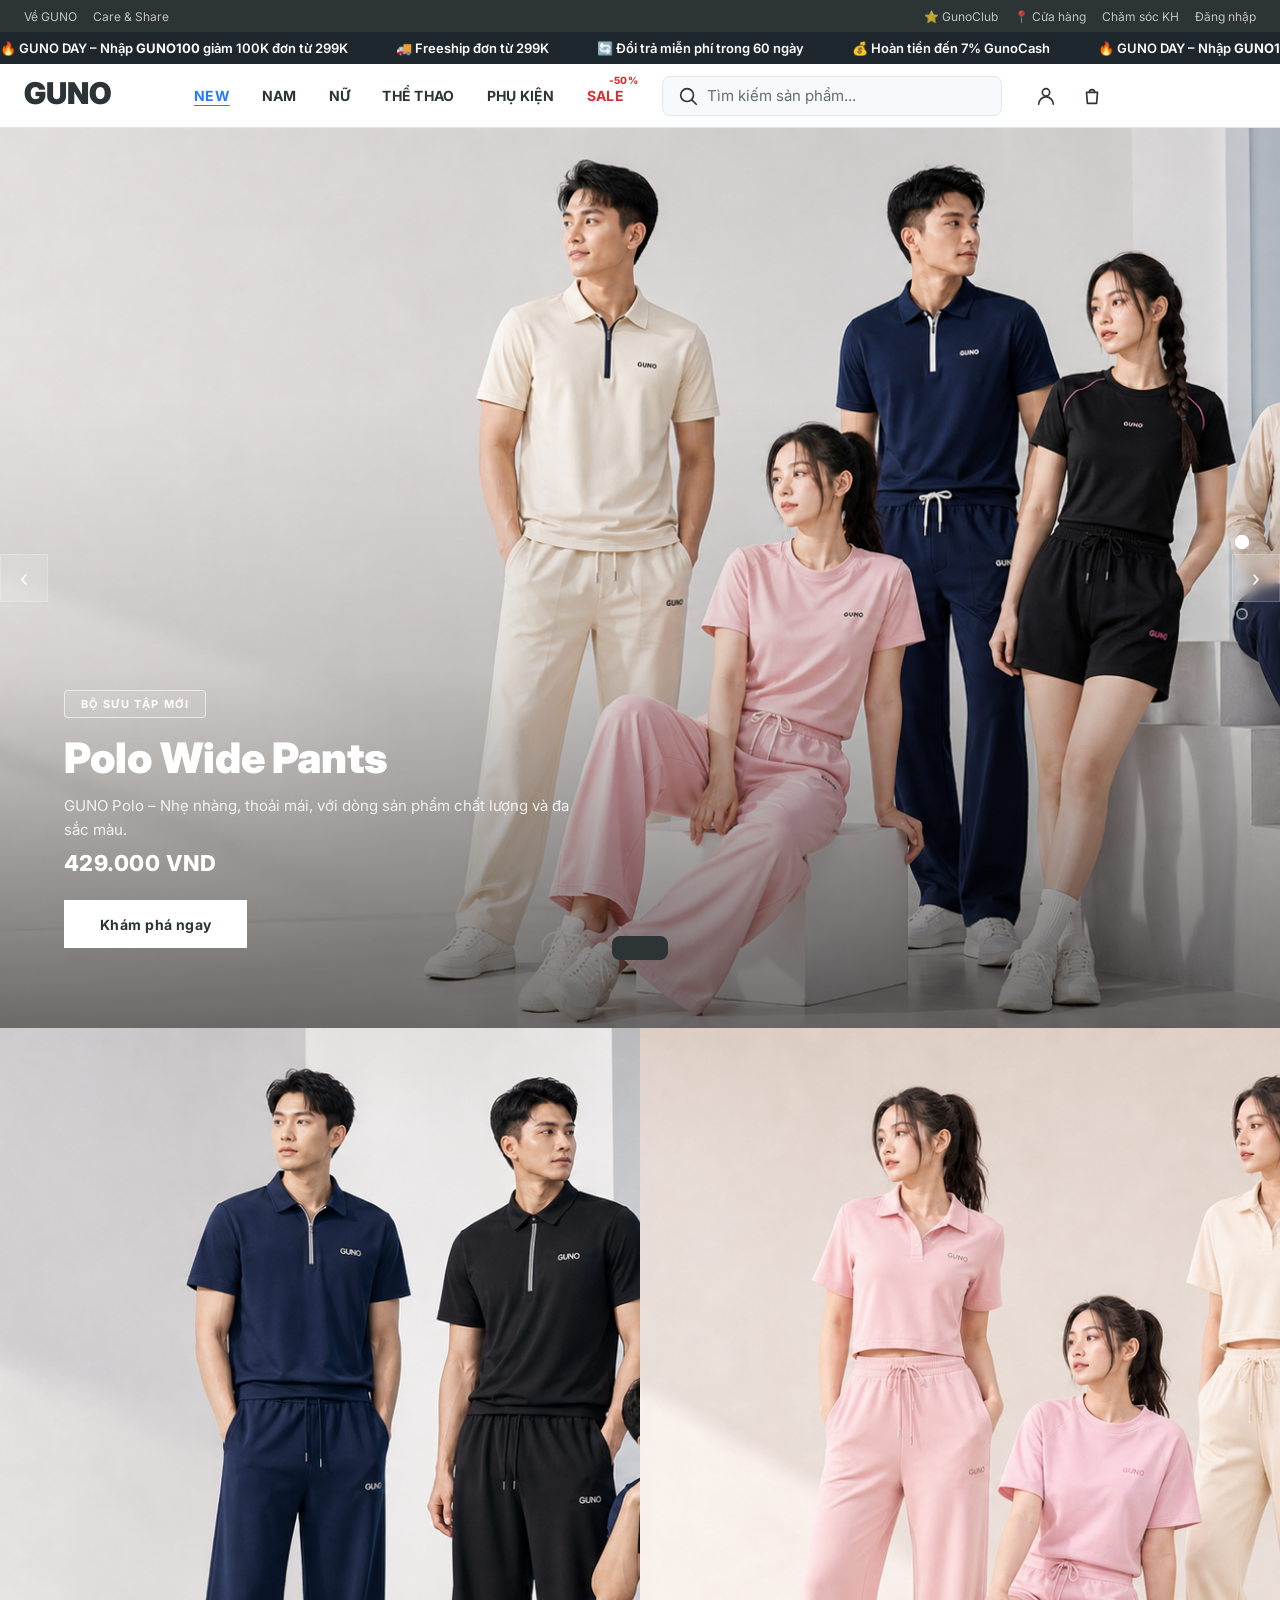
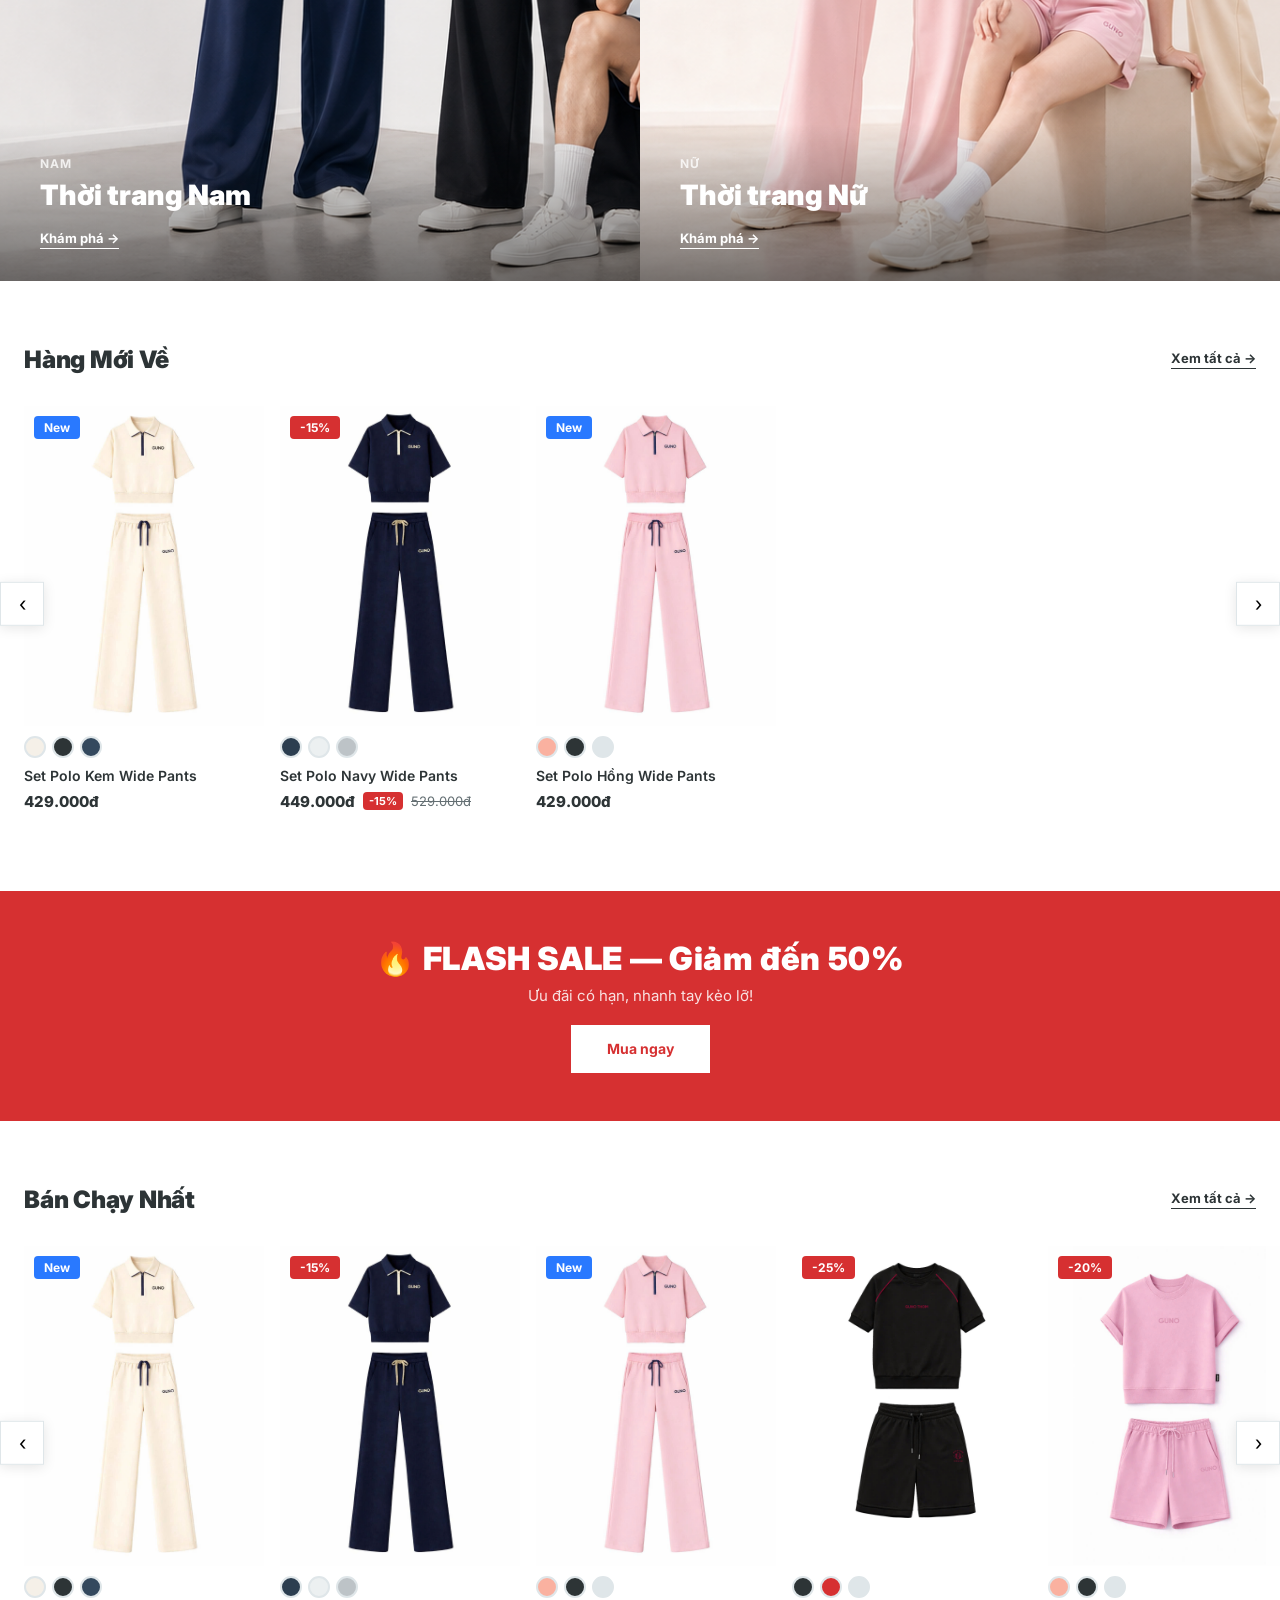
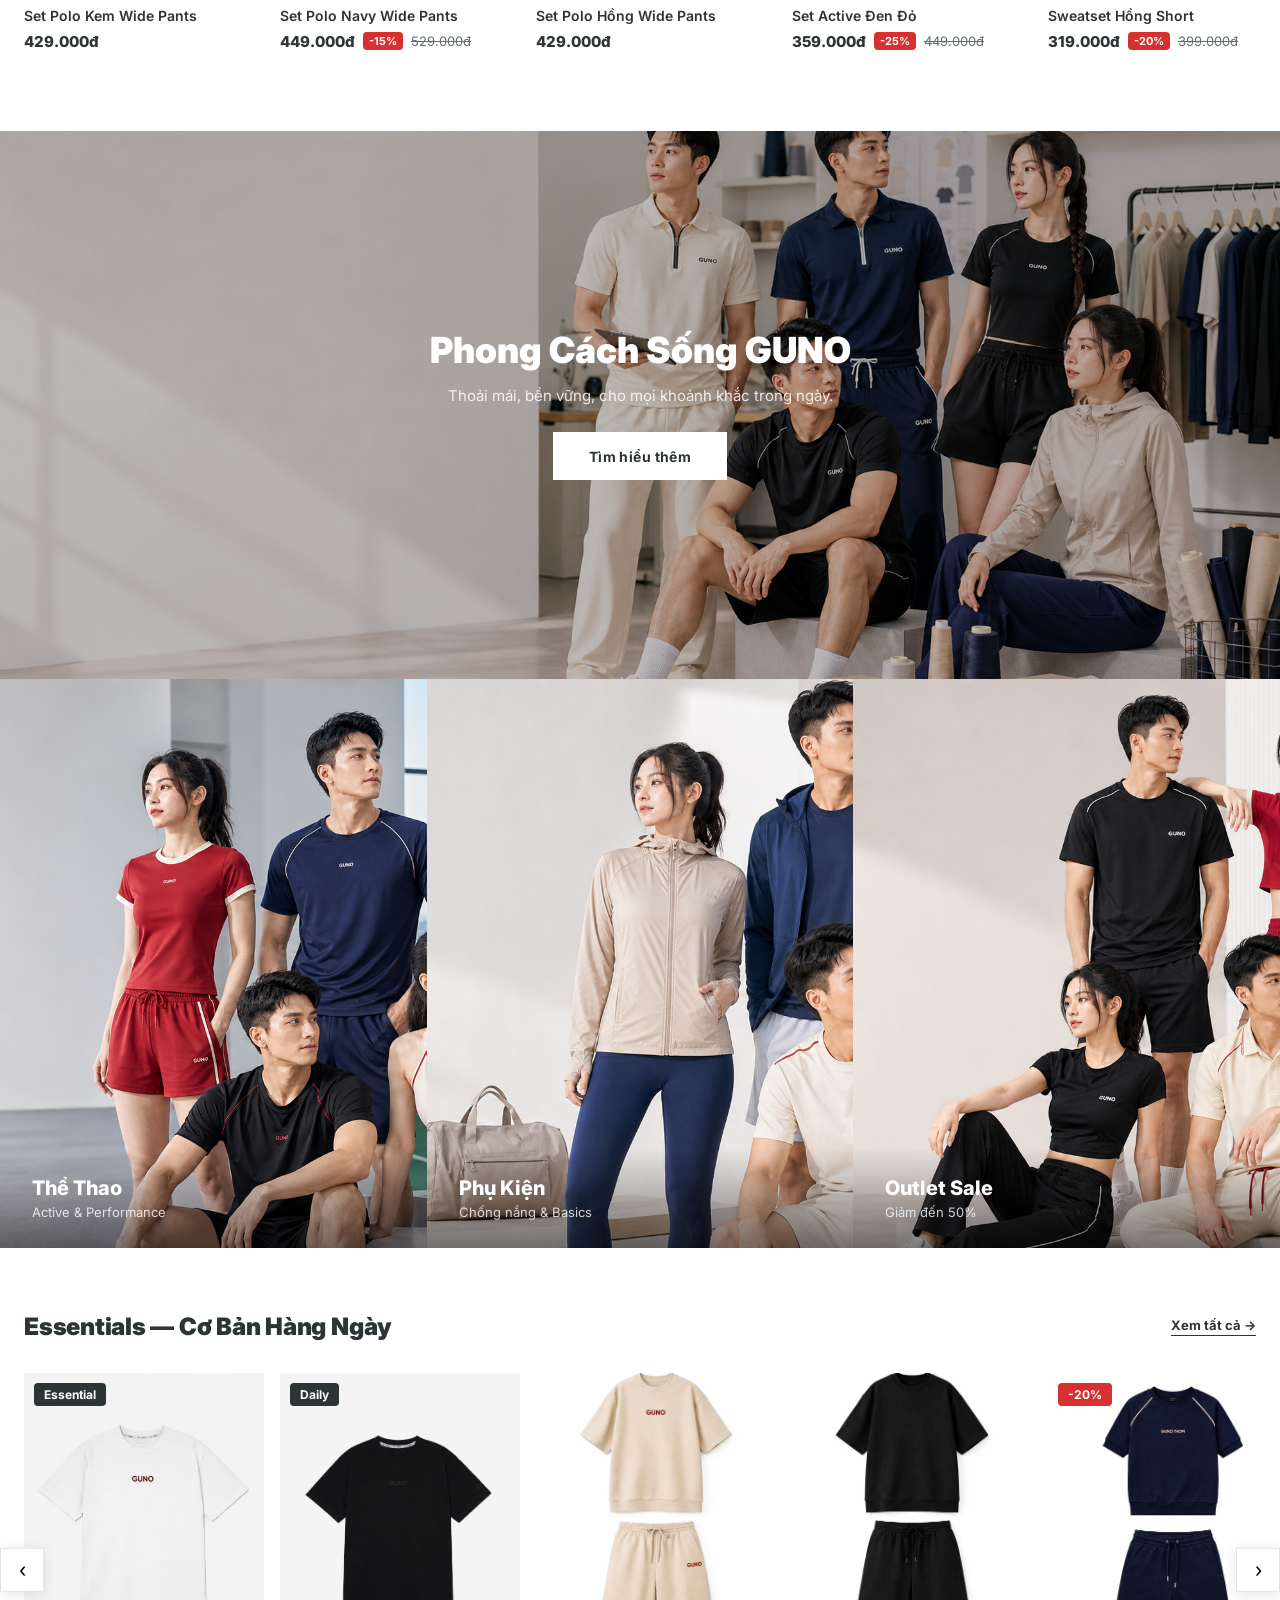
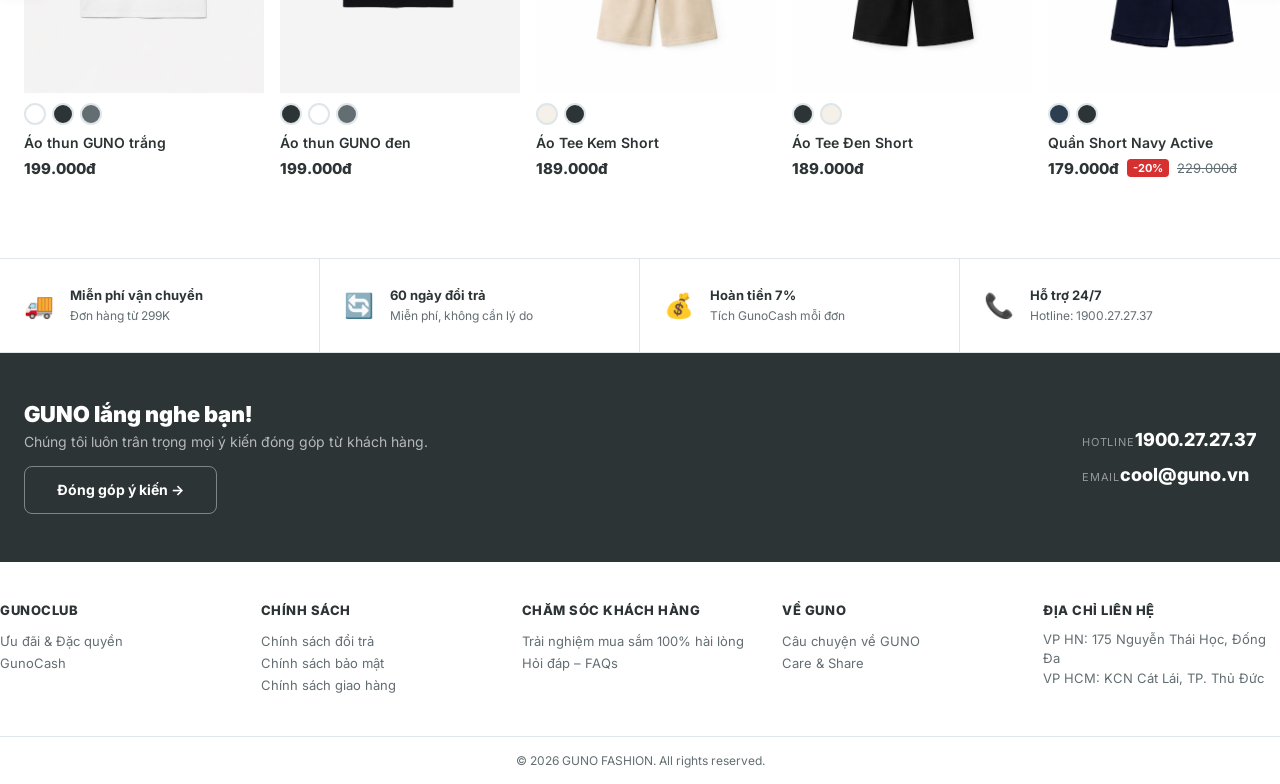
<file: index.html>
<!DOCTYPE html>
<html lang="vi">
<head>
<meta charset="utf-8">
<meta name="viewport" content="width=device-width,initial-scale=1">
<title>GUNO - Thời Trang Việt Nam</title>
<meta name="description" content="GUNO - Thương hiệu thời trang Việt Nam. Đồ nam, nữ, thể thao & phụ kiện chất lượng.">
<link rel="preconnect" href="https://fonts.googleapis.com">
<link rel="preconnect" href="https://fonts.gstatic.com" crossorigin>
<link href="https://fonts.googleapis.com/css2?family=Inter:wght@400;500;600;700;800;900&display=swap" rel="stylesheet">
<link rel="stylesheet" href="style.css">
</head>
<body>

<!-- ===== TOP UTILITY BAR ===== -->
<div class="topbar">
  <div class="container topbar-inner">
    <div class="topbar-left">
      <a href="about.html">Về GUNO</a>
      <a href="about.html#care">Care & Share</a>
    </div>
    <div class="topbar-right">
      <a href="club.html">⭐ GunoClub</a>
      <a href="stores.html">📍 Cửa hàng</a>
      <a href="support.html">Chăm sóc KH</a>
      <a href="#" id="loginLink">Đăng nhập</a>
    </div>
  </div>
</div>

<!-- ===== PROMO MARQUEE ===== -->
<div class="promo-bar">
  <div class="promo-track">
    <span>🔥 GUNO DAY – Nhập <b>GUNO100</b> giảm 100K đơn từ 299K</span>
    <span>🚚 Freeship đơn từ 299K</span>
    <span>🔄 Đổi trả miễn phí trong 60 ngày</span>
    <span>💰 Hoàn tiền đến 7% GunoCash</span>
    <span>🔥 GUNO DAY – Nhập <b>GUNO100</b> giảm 100K đơn từ 299K</span>
    <span>🚚 Freeship đơn từ 299K</span>
    <span>🔄 Đổi trả miễn phí trong 60 ngày</span>
    <span>💰 Hoàn tiền đến 7% GunoCash</span>
  </div>
</div>

<!-- ===== MAIN HEADER ===== -->
<header class="header" id="header">
  <div class="container header-inner">
    <a href="index.html" class="logo">
      <svg viewBox="0 0 120 32" width="120" height="32"><text x="0" y="26" font-family="Inter" font-weight="900" font-size="30" fill="#2D3436">GUNO</text></svg>
    </a>
    <nav class="nav" id="mainNav">
      <a href="index.html" class="nav-link active" data-badge="new">NEW</a>
      <a href="collection.html?cat=nam" class="nav-link">NAM</a>
      <a href="collection.html?cat=nu" class="nav-link">NỮ</a>
      <a href="collection.html?cat=the-thao" class="nav-link">THỂ THAO</a>
      <a href="collection.html?cat=phu-kien" class="nav-link">PHỤ KIỆN</a>
      <a href="collection.html?cat=sale" class="nav-link sale-link"><span class="sale-sup">-50%</span>SALE</a>
    </nav>
    <div class="header-search">
      <svg class="icon" viewBox="0 0 24 24"><circle cx="11" cy="11" r="7"/><path d="m21 21-4.3-4.3"/></svg>
      <input type="search" placeholder="Tìm kiếm sản phẩm..." id="searchInput">
    </div>
    <div class="header-actions">
      <button class="action-btn" id="accountBtn" aria-label="Tài khoản">
        <svg class="icon" viewBox="0 0 24 24"><path d="M20 21a8 8 0 0 0-16 0"/><circle cx="12" cy="8" r="4"/></svg>
      </button>
      <button class="action-btn cart-btn" id="cartBtn" aria-label="Giỏ hàng">
        <svg class="icon" viewBox="0 0 24 24"><path d="M6 8h12l-1 12H7L6 8Z"/><path d="M9 8a3 3 0 0 1 6 0"/></svg>
        <span class="badge" id="cartBadge">0</span>
      </button>
      <button class="action-btn hamburger" id="menuBtn" aria-label="Menu">
        <svg class="icon" viewBox="0 0 24 24"><path d="M4 7h16M4 12h16M4 17h16"/></svg>
      </button>
    </div>
  </div>
</header>

<!-- ===== MAIN CONTENT ===== -->
<main id="app"></main>

<!-- ===== CART DRAWER ===== -->
<div class="overlay" id="overlay"></div>
<aside class="drawer cart-drawer" id="cartDrawer">
  <div class="drawer-head">
    <h3>Giỏ hàng</h3>
    <button class="close-btn" id="closeCart">&times;</button>
  </div>
  <div class="drawer-notice">🚚 Freeship đơn từ 299K · 🔄 60 ngày đổi trả</div>
  <div class="drawer-body" id="cartBody">
    <p class="empty-msg">Chưa có sản phẩm nào trong giỏ hàng.</p>
  </div>
  <div class="drawer-foot">
    <div class="cart-total"><span>Tạm tính</span><strong id="cartTotal">0đ</strong></div>
    <a href="checkout.html" class="btn btn-primary btn-block">THANH TOÁN</a>
    <p class="cart-note">Phí vận chuyển sẽ được tính ở trang thanh toán</p>
  </div>
</aside>

<!-- ===== MOBILE MENU DRAWER ===== -->
<aside class="drawer mobile-menu" id="mobileMenu">
  <div class="drawer-head">
    <span class="logo-text">GUNO</span>
    <button class="close-btn" id="closeMenu">&times;</button>
  </div>
  <nav class="mobile-nav">
    <a href="index.html">Trang chủ</a>
    <a href="collection.html?cat=nam">Nam</a>
    <a href="collection.html?cat=nu">Nữ</a>
    <a href="collection.html?cat=the-thao">Thể thao</a>
    <a href="collection.html?cat=phu-kien">Phụ kiện</a>
    <a href="collection.html?cat=sale">Sale</a>
    <hr>
    <a href="club.html">GunoClub</a>
    <a href="stores.html">Cửa hàng</a>
    <a href="support.html">CSKH</a>
    <a href="about.html">Về Guno</a>
  </nav>
</aside>

<!-- ===== TOAST ===== -->
<div class="toast" id="toast"></div>

<!-- ===== FOOTER ===== -->
<footer class="footer">
  <div class="footer-cta">
    <div class="container footer-cta-inner">
      <div>
        <h3>GUNO lắng nghe bạn!</h3>
        <p>Chúng tôi luôn trân trọng mọi ý kiến đóng góp từ khách hàng.</p>
        <a href="support.html" class="btn btn-outline-light">Đóng góp ý kiến →</a>
      </div>
      <div class="footer-hotline">
        <div><small>HOTLINE</small><strong>1900.27.27.37</strong></div>
        <div><small>EMAIL</small><strong>cool@guno.vn</strong></div>
      </div>
    </div>
  </div>
  <div class="container footer-grid">
    <div>
      <h4>GUNOCLUB</h4>
      <a href="club.html">Ưu đãi & Đặc quyền</a>
      <a href="club.html">GunoCash</a>
    </div>
    <div>
      <h4>CHÍNH SÁCH</h4>
      <a href="support.html">Chính sách đổi trả</a>
      <a href="support.html">Chính sách bảo mật</a>
      <a href="support.html">Chính sách giao hàng</a>
    </div>
    <div>
      <h4>CHĂM SÓC KHÁCH HÀNG</h4>
      <a href="support.html">Trải nghiệm mua sắm 100% hài lòng</a>
      <a href="support.html">Hỏi đáp – FAQs</a>
    </div>
    <div>
      <h4>VỀ GUNO</h4>
      <a href="about.html">Câu chuyện về GUNO</a>
      <a href="about.html#care">Care & Share</a>
    </div>
    <div>
      <h4>ĐỊA CHỈ LIÊN HỆ</h4>
      <p>VP HN: 175 Nguyễn Thái Học, Đống Đa</p>
      <p>VP HCM: KCN Cát Lái, TP. Thủ Đức</p>
    </div>
  </div>
  <div class="footer-bottom">
    <div class="container">© 2026 GUNO FASHION. All rights reserved.</div>
  </div>
</footer>

<script src="data.js"></script><script src="app.js"></script>
</body>
</html>
</file>
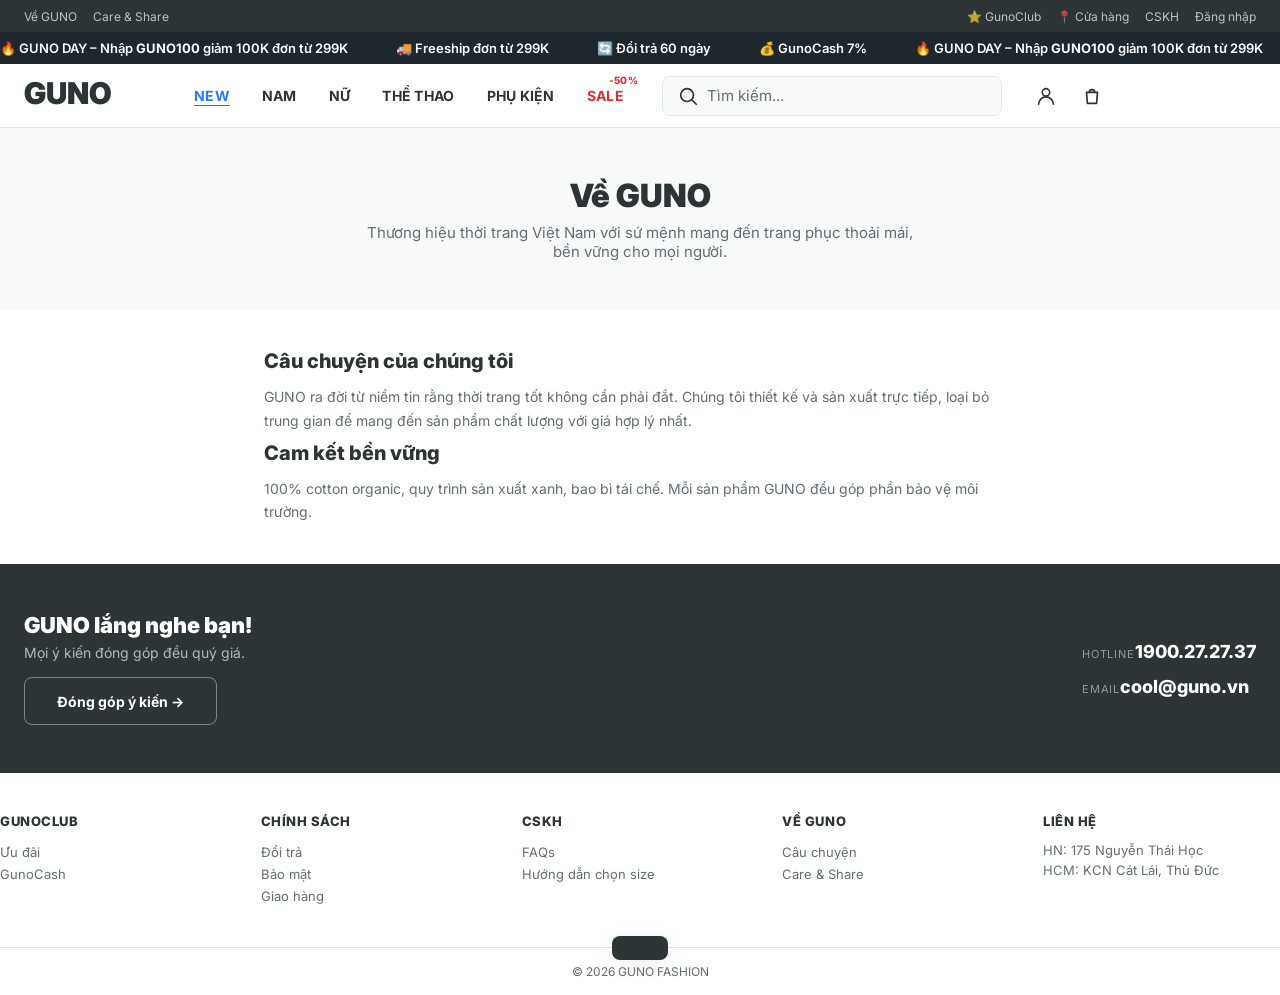
<file: about.html>
<!DOCTYPE html>
<html lang="vi">
<head>
<meta charset="utf-8">
<meta name="viewport" content="width=device-width,initial-scale=1">
<title>Về GUNO</title>
<link rel="preconnect" href="https://fonts.googleapis.com">
<link rel="preconnect" href="https://fonts.gstatic.com" crossorigin>
<link href="https://fonts.googleapis.com/css2?family=Inter:wght@400;500;600;700;800;900&display=swap" rel="stylesheet">
<link rel="stylesheet" href="style.css">
</head>
<body>
<!-- TOP BAR -->
<div class="topbar"><div class="container topbar-inner"><div class="topbar-left"><a href="about.html">Về GUNO</a><a href="about.html#care">Care & Share</a></div><div class="topbar-right"><a href="club.html">⭐ GunoClub</a><a href="stores.html">📍 Cửa hàng</a><a href="support.html">CSKH</a><a href="#">Đăng nhập</a></div></div></div>
<!-- PROMO -->
<div class="promo-bar"><div class="promo-track"><span>🔥 GUNO DAY – Nhập <b>GUNO100</b> giảm 100K đơn từ 299K</span><span>🚚 Freeship đơn từ 299K</span><span>🔄 Đổi trả 60 ngày</span><span>💰 GunoCash 7%</span><span>🔥 GUNO DAY – Nhập <b>GUNO100</b> giảm 100K đơn từ 299K</span><span>🚚 Freeship đơn từ 299K</span><span>🔄 Đổi trả 60 ngày</span><span>💰 GunoCash 7%</span></div></div>
<!-- HEADER -->
<header class="header" id="header"><div class="container header-inner"><a href="index.html" class="logo"><svg viewBox="0 0 120 32" width="120" height="32"><text x="0" y="26" font-family="Inter" font-weight="900" font-size="30" fill="#2D3436">GUNO</text></svg></a><nav class="nav" id="mainNav"><a href="index.html" class="nav-link" data-badge="new">NEW</a><a href="collection.html?cat=nam" class="nav-link">NAM</a><a href="collection.html?cat=nu" class="nav-link">NỮ</a><a href="collection.html?cat=the-thao" class="nav-link">THỂ THAO</a><a href="collection.html?cat=phu-kien" class="nav-link">PHỤ KIỆN</a><a href="collection.html?cat=sale" class="nav-link sale-link"><span class="sale-sup">-50%</span>SALE</a></nav><div class="header-search"><svg class="icon" viewBox="0 0 24 24"><circle cx="11" cy="11" r="7"/><path d="m21 21-4.3-4.3"/></svg><input type="search" placeholder="Tìm kiếm..." id="searchInput"></div><div class="header-actions"><button class="action-btn" aria-label="Tài khoản"><svg class="icon" viewBox="0 0 24 24"><path d="M20 21a8 8 0 0 0-16 0"/><circle cx="12" cy="8" r="4"/></svg></button><button class="action-btn cart-btn" id="cartBtn" aria-label="Giỏ hàng"><svg class="icon" viewBox="0 0 24 24"><path d="M6 8h12l-1 12H7L6 8Z"/><path d="M9 8a3 3 0 0 1 6 0"/></svg><span class="badge" id="cartBadge">0</span></button><button class="action-btn hamburger" id="menuBtn"><svg class="icon" viewBox="0 0 24 24"><path d="M4 7h16M4 12h16M4 17h16"/></svg></button></div></div></header>
<main id="app"></main>
<!-- CART DRAWER -->
<div class="overlay" id="overlay"></div>
<aside class="drawer cart-drawer" id="cartDrawer"><div class="drawer-head"><h3>Giỏ hàng</h3><button class="close-btn" id="closeCart">&times;</button></div><div class="drawer-notice">🚚 Freeship từ 299K · 🔄 60 ngày đổi trả</div><div class="drawer-body" id="cartBody"><p class="empty-msg">Chưa có sản phẩm.</p></div><div class="drawer-foot"><div class="cart-total"><span>Tạm tính</span><strong id="cartTotal">0đ</strong></div><a href="checkout.html" class="btn btn-primary btn-block">THANH TOÁN</a><p class="cart-note">Phí ship tính ở trang thanh toán</p></div></aside>
<aside class="drawer mobile-menu" id="mobileMenu"><div class="drawer-head"><span class="logo-text">GUNO</span><button class="close-btn" id="closeMenu">&times;</button></div><nav class="mobile-nav"><a href="index.html">Trang chủ</a><a href="collection.html?cat=nam">Nam</a><a href="collection.html?cat=nu">Nữ</a><a href="collection.html?cat=the-thao">Thể thao</a><a href="collection.html?cat=phu-kien">Phụ kiện</a><a href="collection.html?cat=sale">Sale</a><hr><a href="club.html">GunoClub</a><a href="stores.html">Cửa hàng</a><a href="support.html">CSKH</a></nav></aside>
<div class="toast" id="toast"></div>
<footer class="footer"><div class="footer-cta"><div class="container footer-cta-inner"><div><h3>GUNO lắng nghe bạn!</h3><p>Mọi ý kiến đóng góp đều quý giá.</p><a href="support.html" class="btn btn-outline-light">Đóng góp ý kiến →</a></div><div class="footer-hotline"><div><small>HOTLINE</small><strong>1900.27.27.37</strong></div><div><small>EMAIL</small><strong>cool@guno.vn</strong></div></div></div></div><div class="container footer-grid"><div><h4>GUNOCLUB</h4><a href="club.html">Ưu đãi</a><a href="club.html">GunoCash</a></div><div><h4>CHÍNH SÁCH</h4><a href="support.html">Đổi trả</a><a href="support.html">Bảo mật</a><a href="support.html">Giao hàng</a></div><div><h4>CSKH</h4><a href="support.html">FAQs</a><a href="support.html">Hướng dẫn chọn size</a></div><div><h4>VỀ GUNO</h4><a href="about.html">Câu chuyện</a><a href="about.html#care">Care & Share</a></div><div><h4>LIÊN HỆ</h4><p>HN: 175 Nguyễn Thái Học</p><p>HCM: KCN Cát Lái, Thủ Đức</p></div></div><div class="footer-bottom"><div class="container">© 2026 GUNO FASHION</div></div></footer>
<script src="data.js"></script><script src="app.js"></script>
</body>
</html>
</file>
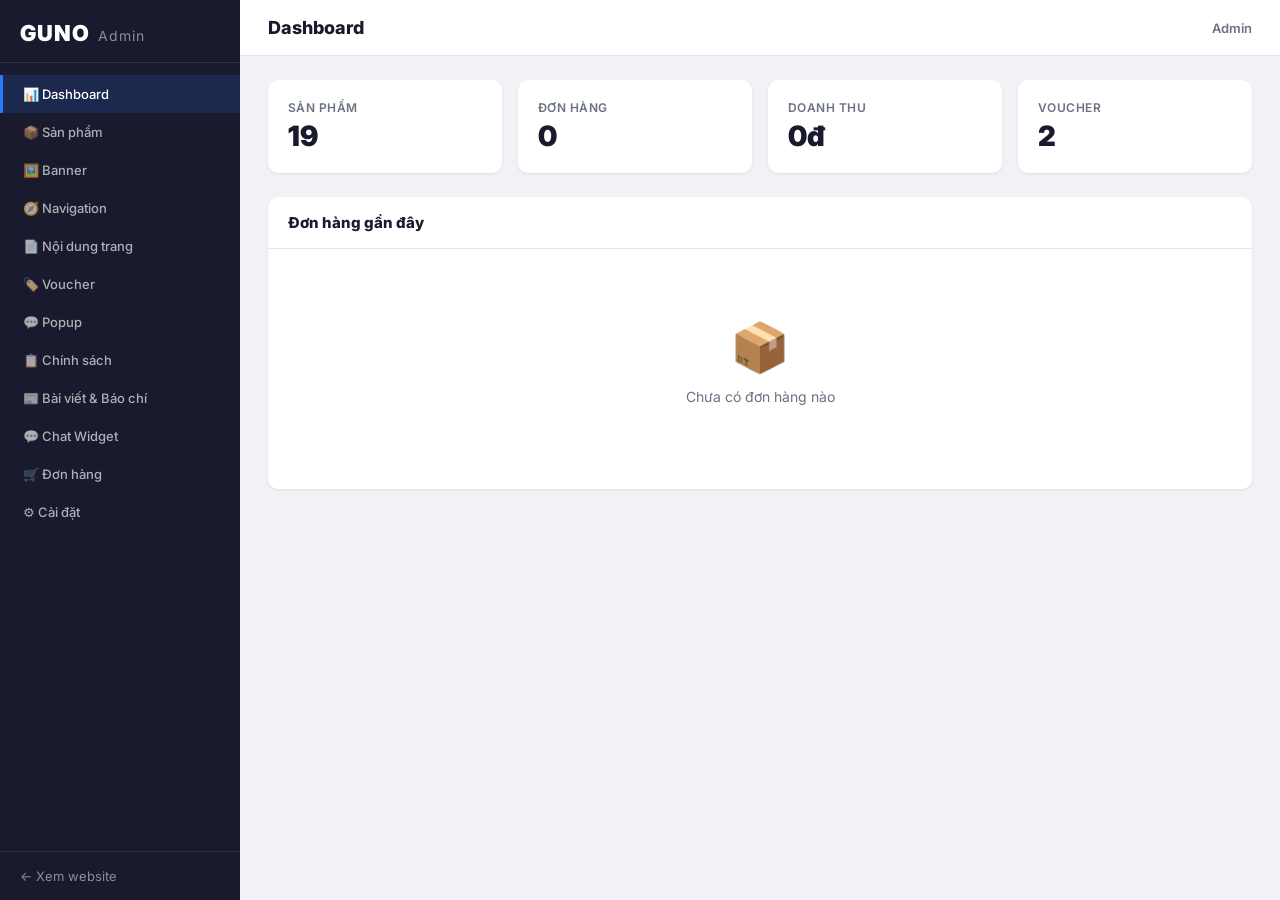
<file: admin.html>
<!DOCTYPE html>
<html lang="vi">
<head>
<meta charset="utf-8">
<meta name="viewport" content="width=device-width,initial-scale=1">
<title>Admin - GUNO CMS</title>
<link href="https://fonts.googleapis.com/css2?family=Inter:wght@400;500;600;700;800;900&display=swap" rel="stylesheet">
<link rel="stylesheet" href="admin.css">
</head>
<body>
<div class="admin-layout">
  <aside class="sidebar" id="sidebar">
    <div class="sidebar-logo">GUNO <span>Admin</span></div>
    <nav class="sidebar-nav">
      <a href="#" class="nav-item active" data-tab="dashboard">📊 Dashboard</a>
      <a href="#" class="nav-item" data-tab="products">📦 Sản phẩm</a>
      <a href="#" class="nav-item" data-tab="banners">🖼️ Banner</a>
      <a href="#" class="nav-item" data-tab="navigation">🧭 Navigation</a>
      <a href="#" class="nav-item" data-tab="pages">📄 Nội dung trang</a>
      <a href="#" class="nav-item" data-tab="vouchers">🏷️ Voucher</a>
      <a href="#" class="nav-item" data-tab="popups">💬 Popup</a>
      <a href="#" class="nav-item" data-tab="policies">📋 Chính sách</a>
      <a href="#" class="nav-item" data-tab="articles">📰 Bài viết & Báo chí</a>
      <a href="#" class="nav-item" data-tab="chat">💬 Chat Widget</a>
      <a href="#" class="nav-item" data-tab="orders">🛒 Đơn hàng</a>
      <a href="#" class="nav-item" data-tab="settings">⚙️ Cài đặt</a>
    </nav>
    <a href="index.html" class="sidebar-back">← Xem website</a>
  </aside>
  <main class="main">
    <header class="topbar">
      <button class="menu-toggle" id="menuToggle">☰</button>
      <h2 id="pageTitle">Dashboard</h2>
      <div class="topbar-right">
        <span class="admin-name">Admin</span>
      </div>
    </header>
    <div class="content" id="content"></div>
  </main>
</div>
<div class="modal-overlay" id="modalOverlay"></div>
<div class="modal" id="modal"><div class="modal-head"><h3 id="modalTitle"></h3><button class="modal-close" id="modalClose">&times;</button></div><div class="modal-body" id="modalBody"></div><div class="modal-foot" id="modalFoot"></div></div>
<div class="toast" id="toast"></div>
<script src="data.js"></script>
<script src="admin-core.js"></script>
<script src="admin-tabs1.js"></script>
<script src="admin-tabs2.js"></script>
<script src="admin.js"></script>
</body>
</html>
</file>
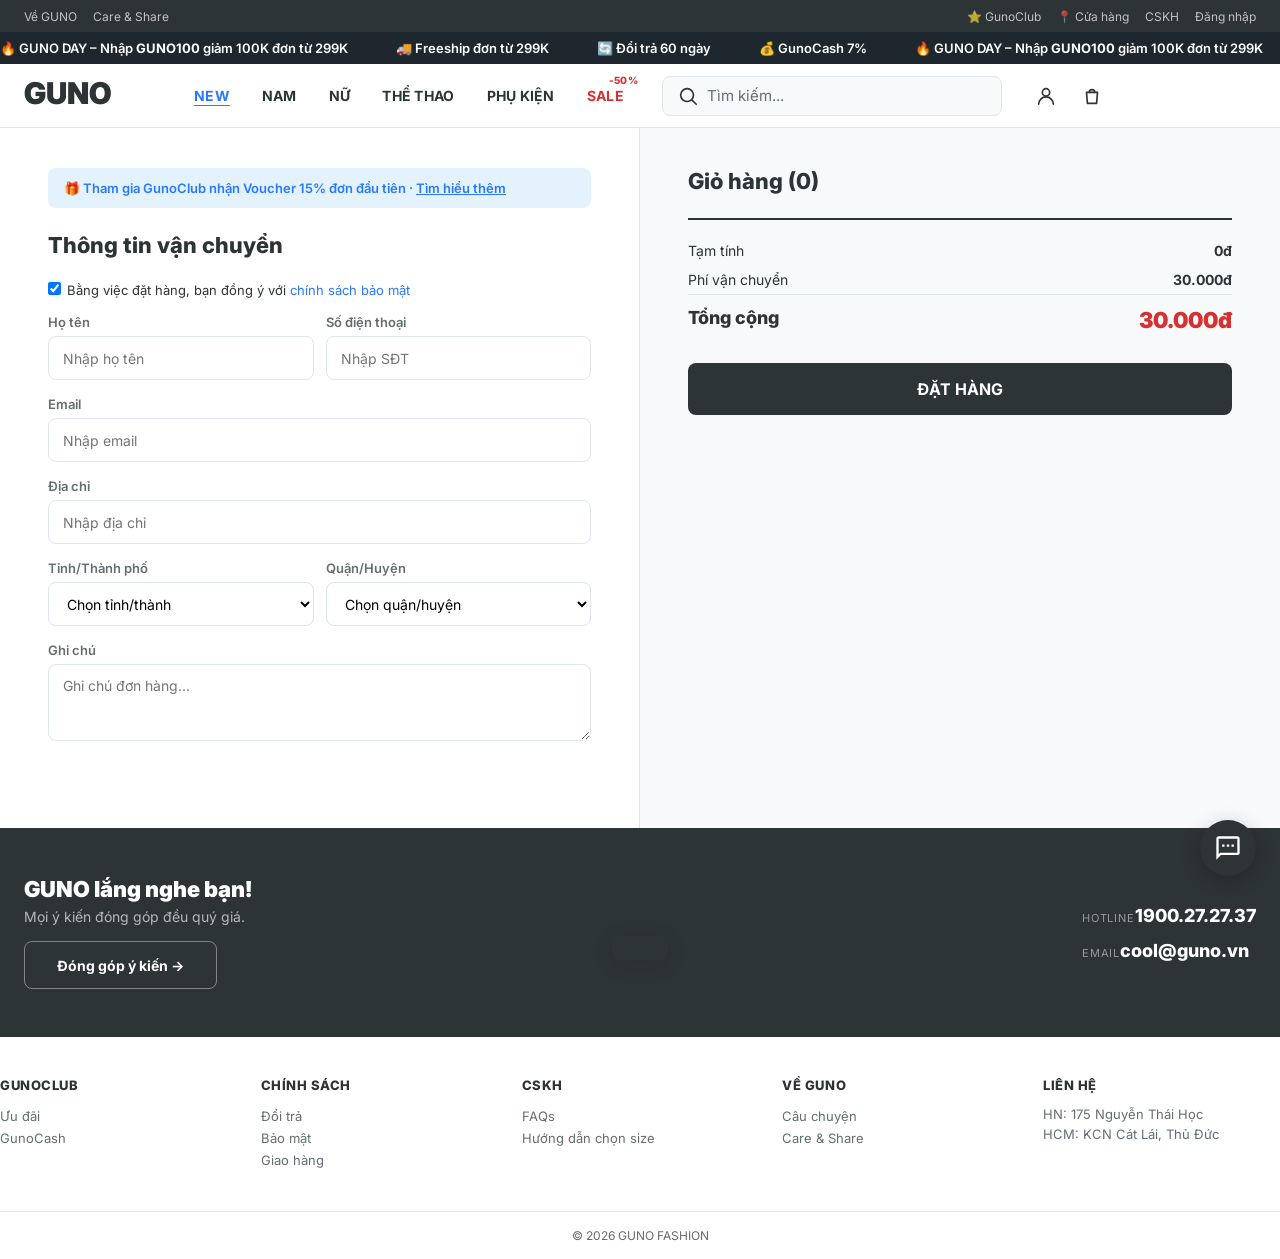
<file: checkout.html>
<!DOCTYPE html>
<html lang="vi">
<head>
<meta charset="utf-8">
<meta name="viewport" content="width=device-width,initial-scale=1">
<title>Thanh toán - GUNO</title>
<link rel="preconnect" href="https://fonts.googleapis.com">
<link rel="preconnect" href="https://fonts.gstatic.com" crossorigin>
<link href="https://fonts.googleapis.com/css2?family=Inter:wght@400;500;600;700;800;900&display=swap" rel="stylesheet">
<link rel="stylesheet" href="style.css">
</head>
<body>
<!-- TOP BAR -->
<div class="topbar"><div class="container topbar-inner"><div class="topbar-left"><a href="about.html">Về GUNO</a><a href="about.html#care">Care & Share</a></div><div class="topbar-right"><a href="club.html">⭐ GunoClub</a><a href="stores.html">📍 Cửa hàng</a><a href="support.html">CSKH</a><a href="#">Đăng nhập</a></div></div></div>
<!-- PROMO -->
<div class="promo-bar"><div class="promo-track"><span>🔥 GUNO DAY – Nhập <b>GUNO100</b> giảm 100K đơn từ 299K</span><span>🚚 Freeship đơn từ 299K</span><span>🔄 Đổi trả 60 ngày</span><span>💰 GunoCash 7%</span><span>🔥 GUNO DAY – Nhập <b>GUNO100</b> giảm 100K đơn từ 299K</span><span>🚚 Freeship đơn từ 299K</span><span>🔄 Đổi trả 60 ngày</span><span>💰 GunoCash 7%</span></div></div>
<!-- HEADER -->
<header class="header" id="header"><div class="container header-inner"><a href="index.html" class="logo"><svg viewBox="0 0 120 32" width="120" height="32"><text x="0" y="26" font-family="Inter" font-weight="900" font-size="30" fill="#2D3436">GUNO</text></svg></a><nav class="nav" id="mainNav"><a href="index.html" class="nav-link" data-badge="new">NEW</a><a href="collection.html?cat=nam" class="nav-link">NAM</a><a href="collection.html?cat=nu" class="nav-link">NỮ</a><a href="collection.html?cat=the-thao" class="nav-link">THỂ THAO</a><a href="collection.html?cat=phu-kien" class="nav-link">PHỤ KIỆN</a><a href="collection.html?cat=sale" class="nav-link sale-link"><span class="sale-sup">-50%</span>SALE</a></nav><div class="header-search"><svg class="icon" viewBox="0 0 24 24"><circle cx="11" cy="11" r="7"/><path d="m21 21-4.3-4.3"/></svg><input type="search" placeholder="Tìm kiếm..." id="searchInput"></div><div class="header-actions"><button class="action-btn" aria-label="Tài khoản"><svg class="icon" viewBox="0 0 24 24"><path d="M20 21a8 8 0 0 0-16 0"/><circle cx="12" cy="8" r="4"/></svg></button><button class="action-btn cart-btn" id="cartBtn" aria-label="Giỏ hàng"><svg class="icon" viewBox="0 0 24 24"><path d="M6 8h12l-1 12H7L6 8Z"/><path d="M9 8a3 3 0 0 1 6 0"/></svg><span class="badge" id="cartBadge">0</span></button><button class="action-btn hamburger" id="menuBtn"><svg class="icon" viewBox="0 0 24 24"><path d="M4 7h16M4 12h16M4 17h16"/></svg></button></div></div></header>
<main id="app"></main>
<!-- CART DRAWER -->
<div class="overlay" id="overlay"></div>
<aside class="drawer cart-drawer" id="cartDrawer"><div class="drawer-head"><h3>Giỏ hàng</h3><button class="close-btn" id="closeCart">&times;</button></div><div class="drawer-notice">🚚 Freeship từ 299K · 🔄 60 ngày đổi trả</div><div class="drawer-body" id="cartBody"><p class="empty-msg">Chưa có sản phẩm.</p></div><div class="drawer-foot"><div class="cart-total"><span>Tạm tính</span><strong id="cartTotal">0đ</strong></div><a href="checkout.html" class="btn btn-primary btn-block">THANH TOÁN</a><p class="cart-note">Phí ship tính ở trang thanh toán</p></div></aside>
<aside class="drawer mobile-menu" id="mobileMenu"><div class="drawer-head"><span class="logo-text">GUNO</span><button class="close-btn" id="closeMenu">&times;</button></div><nav class="mobile-nav"><a href="index.html">Trang chủ</a><a href="collection.html?cat=nam">Nam</a><a href="collection.html?cat=nu">Nữ</a><a href="collection.html?cat=the-thao">Thể thao</a><a href="collection.html?cat=phu-kien">Phụ kiện</a><a href="collection.html?cat=sale">Sale</a><hr><a href="club.html">GunoClub</a><a href="stores.html">Cửa hàng</a><a href="support.html">CSKH</a></nav></aside>
<div class="toast" id="toast"></div>
<footer class="footer"><div class="footer-cta"><div class="container footer-cta-inner"><div><h3>GUNO lắng nghe bạn!</h3><p>Mọi ý kiến đóng góp đều quý giá.</p><a href="support.html" class="btn btn-outline-light">Đóng góp ý kiến →</a></div><div class="footer-hotline"><div><small>HOTLINE</small><strong>1900.27.27.37</strong></div><div><small>EMAIL</small><strong>cool@guno.vn</strong></div></div></div></div><div class="container footer-grid"><div><h4>GUNOCLUB</h4><a href="club.html">Ưu đãi</a><a href="club.html">GunoCash</a></div><div><h4>CHÍNH SÁCH</h4><a href="support.html">Đổi trả</a><a href="support.html">Bảo mật</a><a href="support.html">Giao hàng</a></div><div><h4>CSKH</h4><a href="support.html">FAQs</a><a href="support.html">Hướng dẫn chọn size</a></div><div><h4>VỀ GUNO</h4><a href="about.html">Câu chuyện</a><a href="about.html#care">Care & Share</a></div><div><h4>LIÊN HỆ</h4><p>HN: 175 Nguyễn Thái Học</p><p>HCM: KCN Cát Lái, Thủ Đức</p></div></div><div class="footer-bottom"><div class="container">© 2026 GUNO FASHION</div></div></footer>
<script src="data.js"></script><script src="app.js"></script>
</body>
</html>
</file>
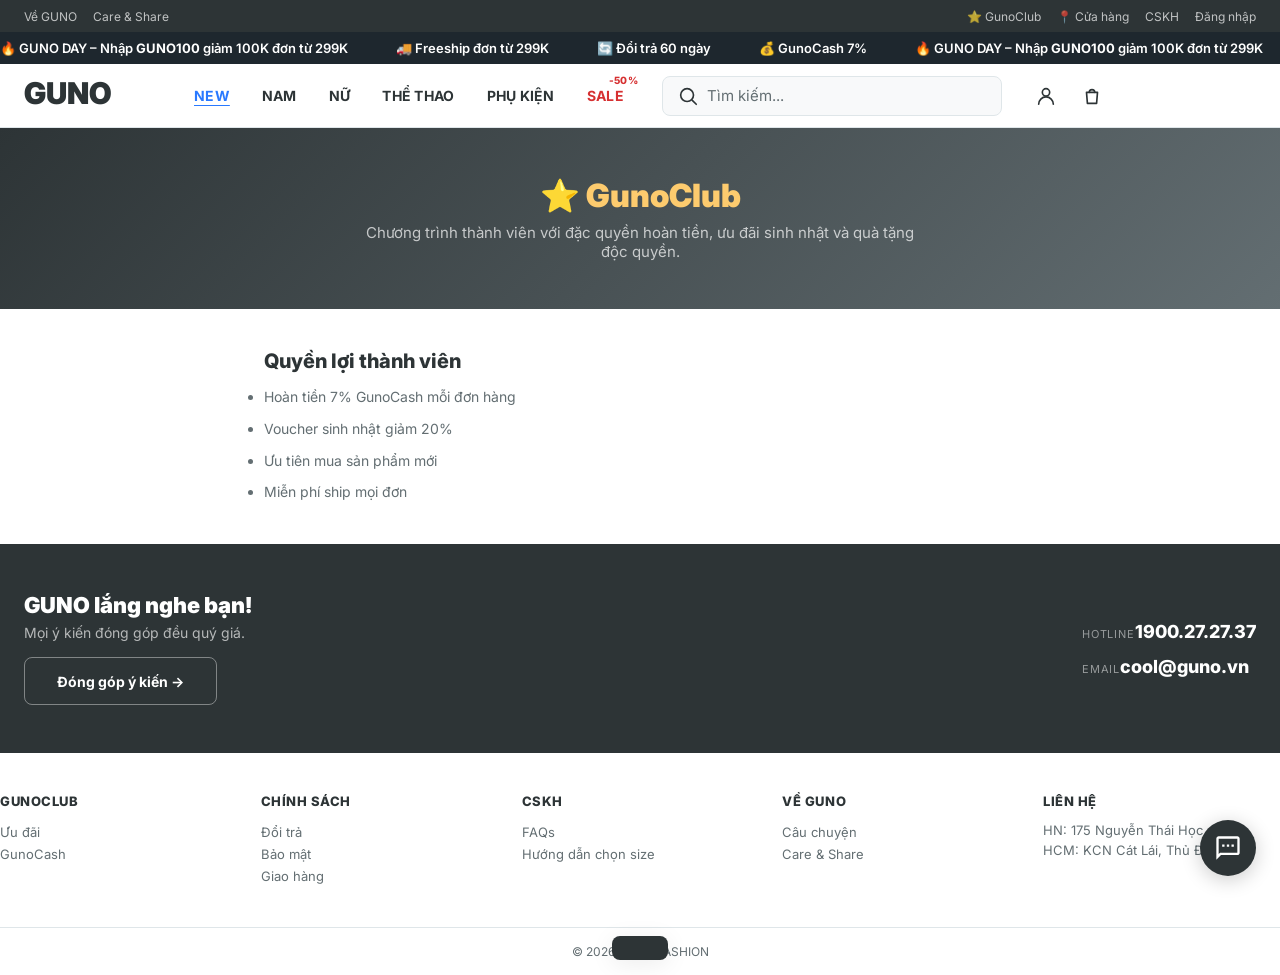
<file: club.html>
<!DOCTYPE html>
<html lang="vi">
<head>
<meta charset="utf-8">
<meta name="viewport" content="width=device-width,initial-scale=1">
<title>GunoClub</title>
<link rel="preconnect" href="https://fonts.googleapis.com">
<link rel="preconnect" href="https://fonts.gstatic.com" crossorigin>
<link href="https://fonts.googleapis.com/css2?family=Inter:wght@400;500;600;700;800;900&display=swap" rel="stylesheet">
<link rel="stylesheet" href="style.css">
</head>
<body>
<!-- TOP BAR -->
<div class="topbar"><div class="container topbar-inner"><div class="topbar-left"><a href="about.html">Về GUNO</a><a href="about.html#care">Care & Share</a></div><div class="topbar-right"><a href="club.html">⭐ GunoClub</a><a href="stores.html">📍 Cửa hàng</a><a href="support.html">CSKH</a><a href="#">Đăng nhập</a></div></div></div>
<!-- PROMO -->
<div class="promo-bar"><div class="promo-track"><span>🔥 GUNO DAY – Nhập <b>GUNO100</b> giảm 100K đơn từ 299K</span><span>🚚 Freeship đơn từ 299K</span><span>🔄 Đổi trả 60 ngày</span><span>💰 GunoCash 7%</span><span>🔥 GUNO DAY – Nhập <b>GUNO100</b> giảm 100K đơn từ 299K</span><span>🚚 Freeship đơn từ 299K</span><span>🔄 Đổi trả 60 ngày</span><span>💰 GunoCash 7%</span></div></div>
<!-- HEADER -->
<header class="header" id="header"><div class="container header-inner"><a href="index.html" class="logo"><svg viewBox="0 0 120 32" width="120" height="32"><text x="0" y="26" font-family="Inter" font-weight="900" font-size="30" fill="#2D3436">GUNO</text></svg></a><nav class="nav" id="mainNav"><a href="index.html" class="nav-link" data-badge="new">NEW</a><a href="collection.html?cat=nam" class="nav-link">NAM</a><a href="collection.html?cat=nu" class="nav-link">NỮ</a><a href="collection.html?cat=the-thao" class="nav-link">THỂ THAO</a><a href="collection.html?cat=phu-kien" class="nav-link">PHỤ KIỆN</a><a href="collection.html?cat=sale" class="nav-link sale-link"><span class="sale-sup">-50%</span>SALE</a></nav><div class="header-search"><svg class="icon" viewBox="0 0 24 24"><circle cx="11" cy="11" r="7"/><path d="m21 21-4.3-4.3"/></svg><input type="search" placeholder="Tìm kiếm..." id="searchInput"></div><div class="header-actions"><button class="action-btn" aria-label="Tài khoản"><svg class="icon" viewBox="0 0 24 24"><path d="M20 21a8 8 0 0 0-16 0"/><circle cx="12" cy="8" r="4"/></svg></button><button class="action-btn cart-btn" id="cartBtn" aria-label="Giỏ hàng"><svg class="icon" viewBox="0 0 24 24"><path d="M6 8h12l-1 12H7L6 8Z"/><path d="M9 8a3 3 0 0 1 6 0"/></svg><span class="badge" id="cartBadge">0</span></button><button class="action-btn hamburger" id="menuBtn"><svg class="icon" viewBox="0 0 24 24"><path d="M4 7h16M4 12h16M4 17h16"/></svg></button></div></div></header>
<main id="app"></main>
<!-- CART DRAWER -->
<div class="overlay" id="overlay"></div>
<aside class="drawer cart-drawer" id="cartDrawer"><div class="drawer-head"><h3>Giỏ hàng</h3><button class="close-btn" id="closeCart">&times;</button></div><div class="drawer-notice">🚚 Freeship từ 299K · 🔄 60 ngày đổi trả</div><div class="drawer-body" id="cartBody"><p class="empty-msg">Chưa có sản phẩm.</p></div><div class="drawer-foot"><div class="cart-total"><span>Tạm tính</span><strong id="cartTotal">0đ</strong></div><a href="checkout.html" class="btn btn-primary btn-block">THANH TOÁN</a><p class="cart-note">Phí ship tính ở trang thanh toán</p></div></aside>
<aside class="drawer mobile-menu" id="mobileMenu"><div class="drawer-head"><span class="logo-text">GUNO</span><button class="close-btn" id="closeMenu">&times;</button></div><nav class="mobile-nav"><a href="index.html">Trang chủ</a><a href="collection.html?cat=nam">Nam</a><a href="collection.html?cat=nu">Nữ</a><a href="collection.html?cat=the-thao">Thể thao</a><a href="collection.html?cat=phu-kien">Phụ kiện</a><a href="collection.html?cat=sale">Sale</a><hr><a href="club.html">GunoClub</a><a href="stores.html">Cửa hàng</a><a href="support.html">CSKH</a></nav></aside>
<div class="toast" id="toast"></div>
<footer class="footer"><div class="footer-cta"><div class="container footer-cta-inner"><div><h3>GUNO lắng nghe bạn!</h3><p>Mọi ý kiến đóng góp đều quý giá.</p><a href="support.html" class="btn btn-outline-light">Đóng góp ý kiến →</a></div><div class="footer-hotline"><div><small>HOTLINE</small><strong>1900.27.27.37</strong></div><div><small>EMAIL</small><strong>cool@guno.vn</strong></div></div></div></div><div class="container footer-grid"><div><h4>GUNOCLUB</h4><a href="club.html">Ưu đãi</a><a href="club.html">GunoCash</a></div><div><h4>CHÍNH SÁCH</h4><a href="support.html">Đổi trả</a><a href="support.html">Bảo mật</a><a href="support.html">Giao hàng</a></div><div><h4>CSKH</h4><a href="support.html">FAQs</a><a href="support.html">Hướng dẫn chọn size</a></div><div><h4>VỀ GUNO</h4><a href="about.html">Câu chuyện</a><a href="about.html#care">Care & Share</a></div><div><h4>LIÊN HỆ</h4><p>HN: 175 Nguyễn Thái Học</p><p>HCM: KCN Cát Lái, Thủ Đức</p></div></div><div class="footer-bottom"><div class="container">© 2026 GUNO FASHION</div></div></footer>
<script src="data.js"></script><script src="app.js"></script>
</body>
</html>
</file>
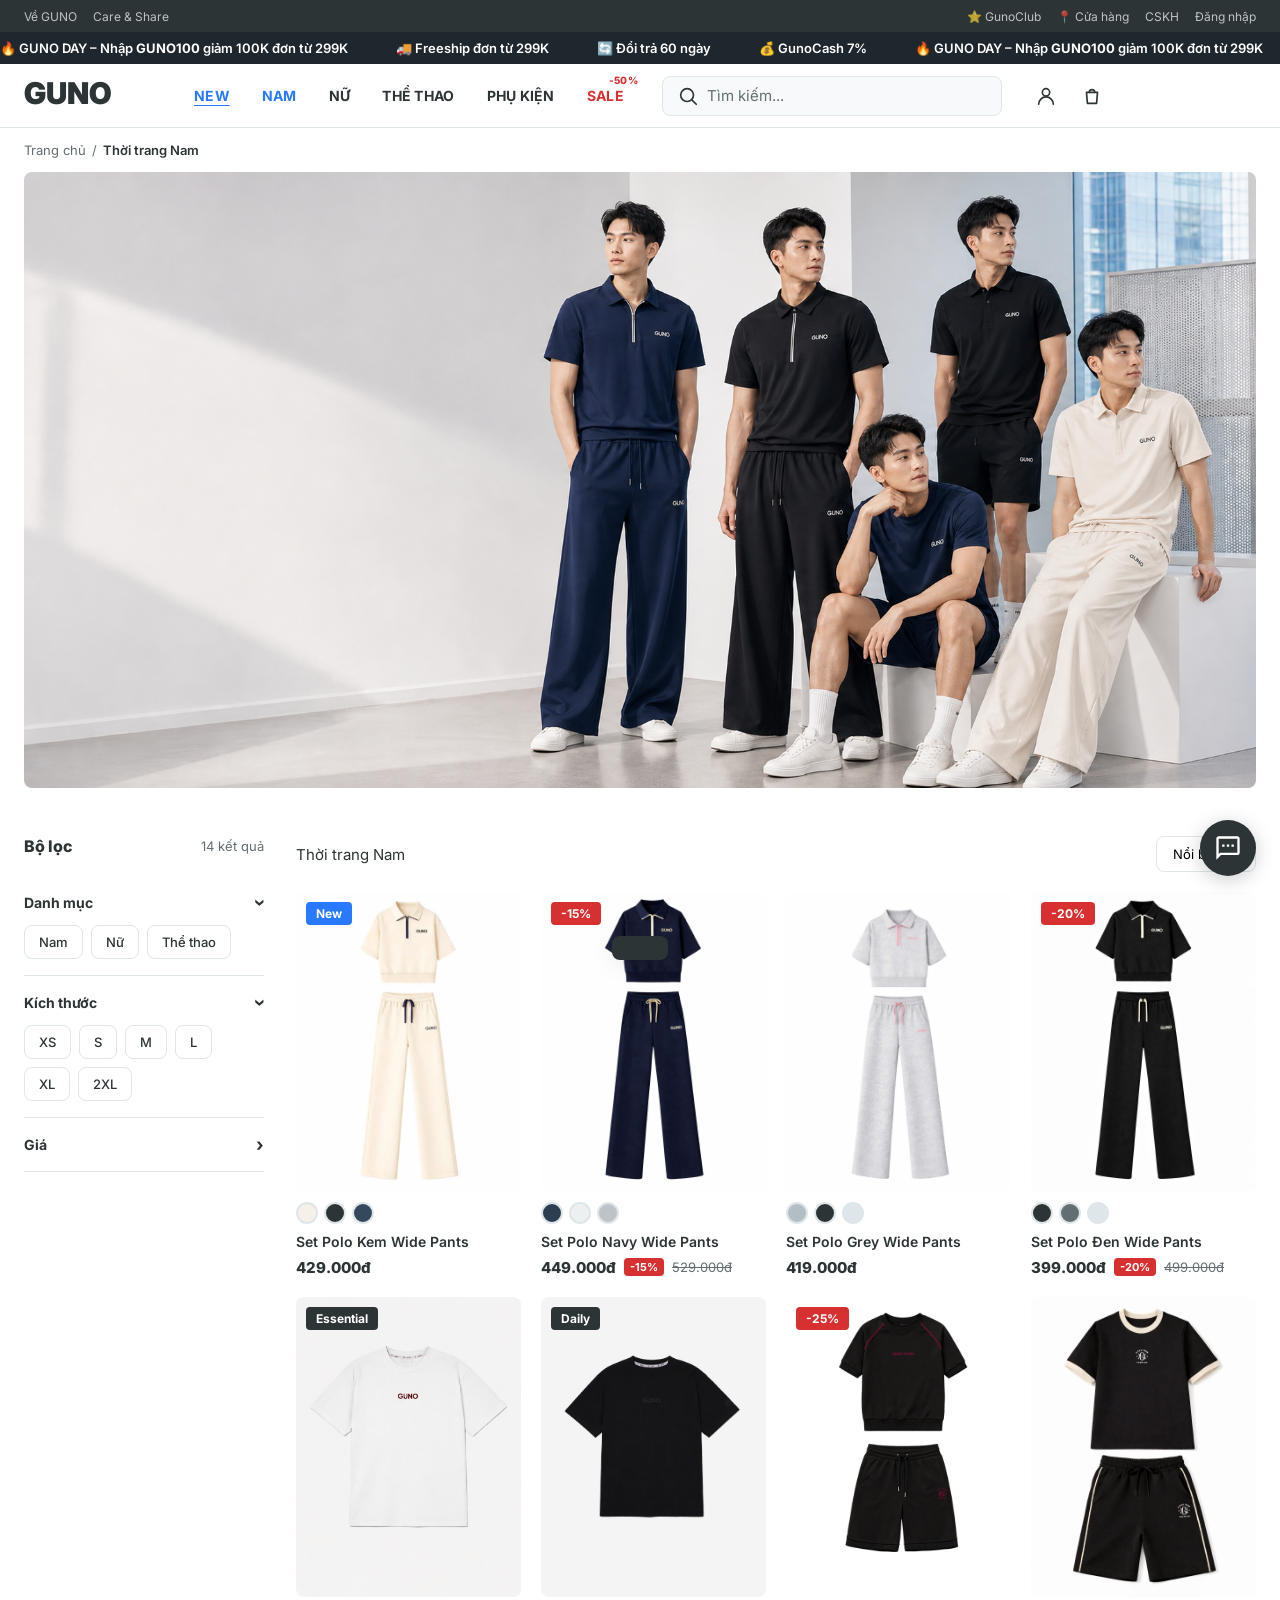
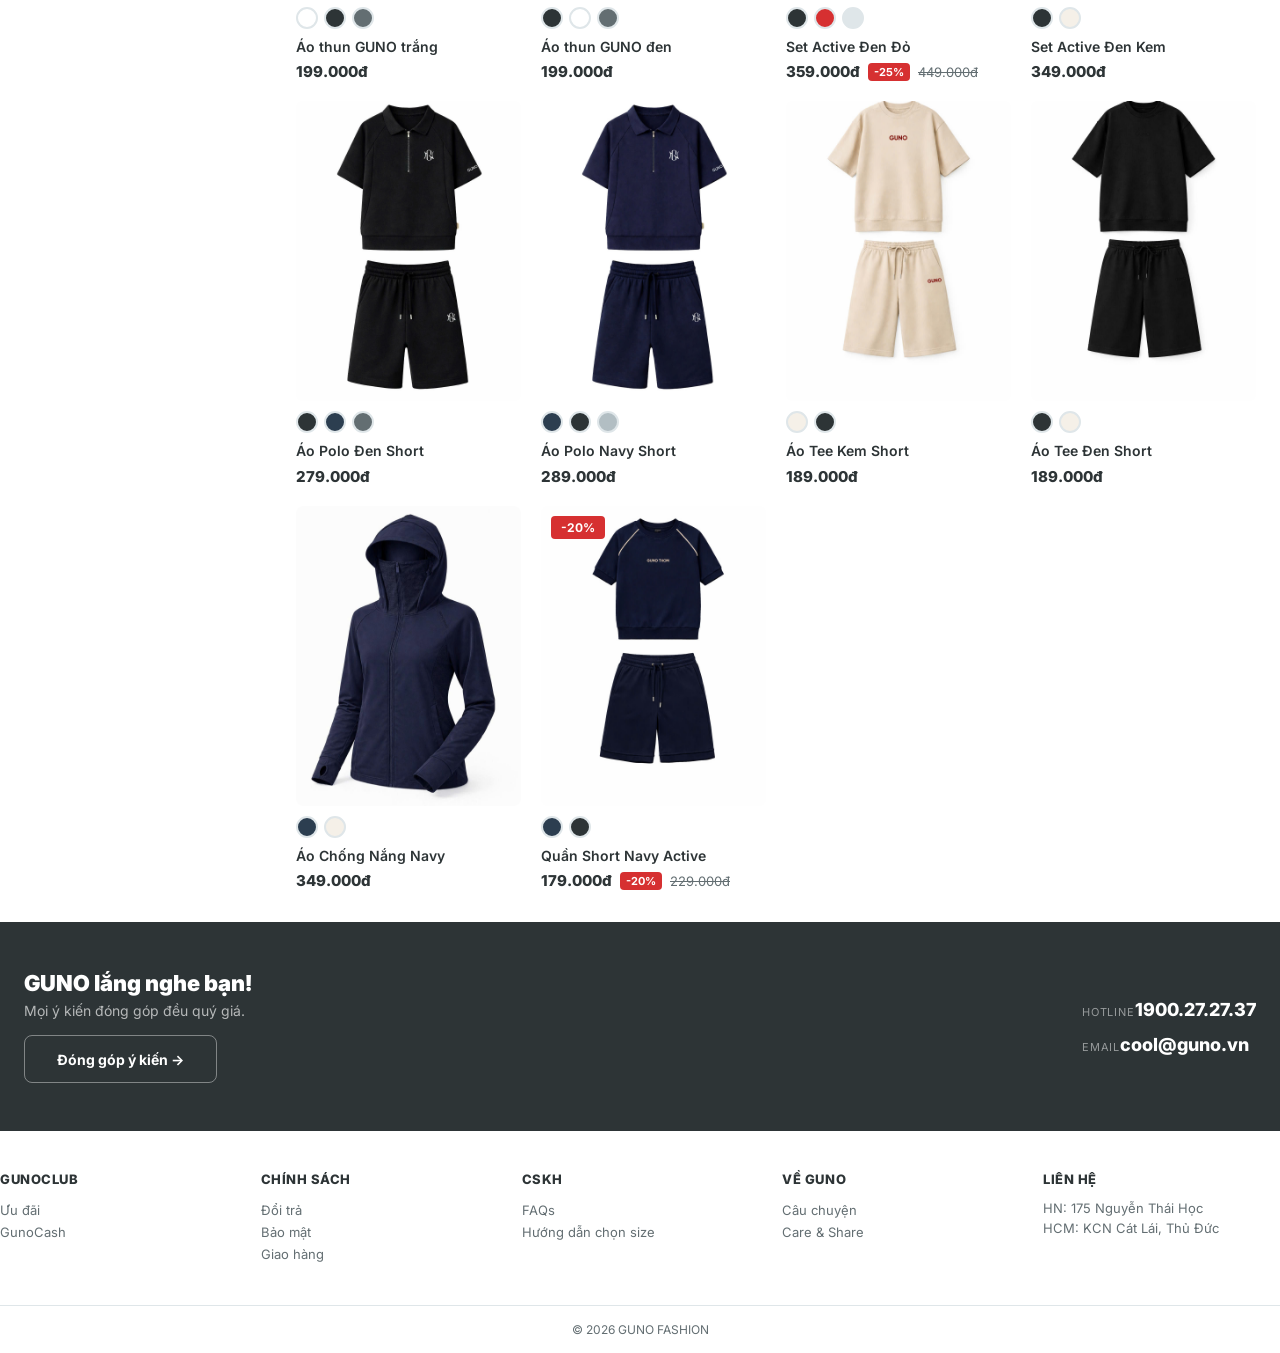
<file: collection.html>
<!DOCTYPE html>
<html lang="vi">
<head>
<meta charset="utf-8">
<meta name="viewport" content="width=device-width,initial-scale=1">
<title>Bộ sưu tập - GUNO</title>
<link rel="preconnect" href="https://fonts.googleapis.com">
<link rel="preconnect" href="https://fonts.gstatic.com" crossorigin>
<link href="https://fonts.googleapis.com/css2?family=Inter:wght@400;500;600;700;800;900&display=swap" rel="stylesheet">
<link rel="stylesheet" href="style.css">
</head>
<body>
<!-- TOP BAR -->
<div class="topbar"><div class="container topbar-inner"><div class="topbar-left"><a href="about.html">Về GUNO</a><a href="about.html#care">Care & Share</a></div><div class="topbar-right"><a href="club.html">⭐ GunoClub</a><a href="stores.html">📍 Cửa hàng</a><a href="support.html">CSKH</a><a href="#">Đăng nhập</a></div></div></div>
<!-- PROMO -->
<div class="promo-bar"><div class="promo-track"><span>🔥 GUNO DAY – Nhập <b>GUNO100</b> giảm 100K đơn từ 299K</span><span>🚚 Freeship đơn từ 299K</span><span>🔄 Đổi trả 60 ngày</span><span>💰 GunoCash 7%</span><span>🔥 GUNO DAY – Nhập <b>GUNO100</b> giảm 100K đơn từ 299K</span><span>🚚 Freeship đơn từ 299K</span><span>🔄 Đổi trả 60 ngày</span><span>💰 GunoCash 7%</span></div></div>
<!-- HEADER -->
<header class="header" id="header"><div class="container header-inner"><a href="index.html" class="logo"><svg viewBox="0 0 120 32" width="120" height="32"><text x="0" y="26" font-family="Inter" font-weight="900" font-size="30" fill="#2D3436">GUNO</text></svg></a><nav class="nav" id="mainNav"><a href="index.html" class="nav-link" data-badge="new">NEW</a><a href="collection.html?cat=nam" class="nav-link">NAM</a><a href="collection.html?cat=nu" class="nav-link">NỮ</a><a href="collection.html?cat=the-thao" class="nav-link">THỂ THAO</a><a href="collection.html?cat=phu-kien" class="nav-link">PHỤ KIỆN</a><a href="collection.html?cat=sale" class="nav-link sale-link"><span class="sale-sup">-50%</span>SALE</a></nav><div class="header-search"><svg class="icon" viewBox="0 0 24 24"><circle cx="11" cy="11" r="7"/><path d="m21 21-4.3-4.3"/></svg><input type="search" placeholder="Tìm kiếm..." id="searchInput"></div><div class="header-actions"><button class="action-btn" aria-label="Tài khoản"><svg class="icon" viewBox="0 0 24 24"><path d="M20 21a8 8 0 0 0-16 0"/><circle cx="12" cy="8" r="4"/></svg></button><button class="action-btn cart-btn" id="cartBtn" aria-label="Giỏ hàng"><svg class="icon" viewBox="0 0 24 24"><path d="M6 8h12l-1 12H7L6 8Z"/><path d="M9 8a3 3 0 0 1 6 0"/></svg><span class="badge" id="cartBadge">0</span></button><button class="action-btn hamburger" id="menuBtn"><svg class="icon" viewBox="0 0 24 24"><path d="M4 7h16M4 12h16M4 17h16"/></svg></button></div></div></header>
<main id="app"></main>
<!-- CART DRAWER -->
<div class="overlay" id="overlay"></div>
<aside class="drawer cart-drawer" id="cartDrawer"><div class="drawer-head"><h3>Giỏ hàng</h3><button class="close-btn" id="closeCart">&times;</button></div><div class="drawer-notice">🚚 Freeship từ 299K · 🔄 60 ngày đổi trả</div><div class="drawer-body" id="cartBody"><p class="empty-msg">Chưa có sản phẩm.</p></div><div class="drawer-foot"><div class="cart-total"><span>Tạm tính</span><strong id="cartTotal">0đ</strong></div><a href="checkout.html" class="btn btn-primary btn-block">THANH TOÁN</a><p class="cart-note">Phí ship tính ở trang thanh toán</p></div></aside>
<aside class="drawer mobile-menu" id="mobileMenu"><div class="drawer-head"><span class="logo-text">GUNO</span><button class="close-btn" id="closeMenu">&times;</button></div><nav class="mobile-nav"><a href="index.html">Trang chủ</a><a href="collection.html?cat=nam">Nam</a><a href="collection.html?cat=nu">Nữ</a><a href="collection.html?cat=the-thao">Thể thao</a><a href="collection.html?cat=phu-kien">Phụ kiện</a><a href="collection.html?cat=sale">Sale</a><hr><a href="club.html">GunoClub</a><a href="stores.html">Cửa hàng</a><a href="support.html">CSKH</a></nav></aside>
<div class="toast" id="toast"></div>
<footer class="footer"><div class="footer-cta"><div class="container footer-cta-inner"><div><h3>GUNO lắng nghe bạn!</h3><p>Mọi ý kiến đóng góp đều quý giá.</p><a href="support.html" class="btn btn-outline-light">Đóng góp ý kiến →</a></div><div class="footer-hotline"><div><small>HOTLINE</small><strong>1900.27.27.37</strong></div><div><small>EMAIL</small><strong>cool@guno.vn</strong></div></div></div></div><div class="container footer-grid"><div><h4>GUNOCLUB</h4><a href="club.html">Ưu đãi</a><a href="club.html">GunoCash</a></div><div><h4>CHÍNH SÁCH</h4><a href="support.html">Đổi trả</a><a href="support.html">Bảo mật</a><a href="support.html">Giao hàng</a></div><div><h4>CSKH</h4><a href="support.html">FAQs</a><a href="support.html">Hướng dẫn chọn size</a></div><div><h4>VỀ GUNO</h4><a href="about.html">Câu chuyện</a><a href="about.html#care">Care & Share</a></div><div><h4>LIÊN HỆ</h4><p>HN: 175 Nguyễn Thái Học</p><p>HCM: KCN Cát Lái, Thủ Đức</p></div></div><div class="footer-bottom"><div class="container">© 2026 GUNO FASHION</div></div></footer>
<script src="data.js"></script><script src="app.js"></script>
</body>
</html>
</file>
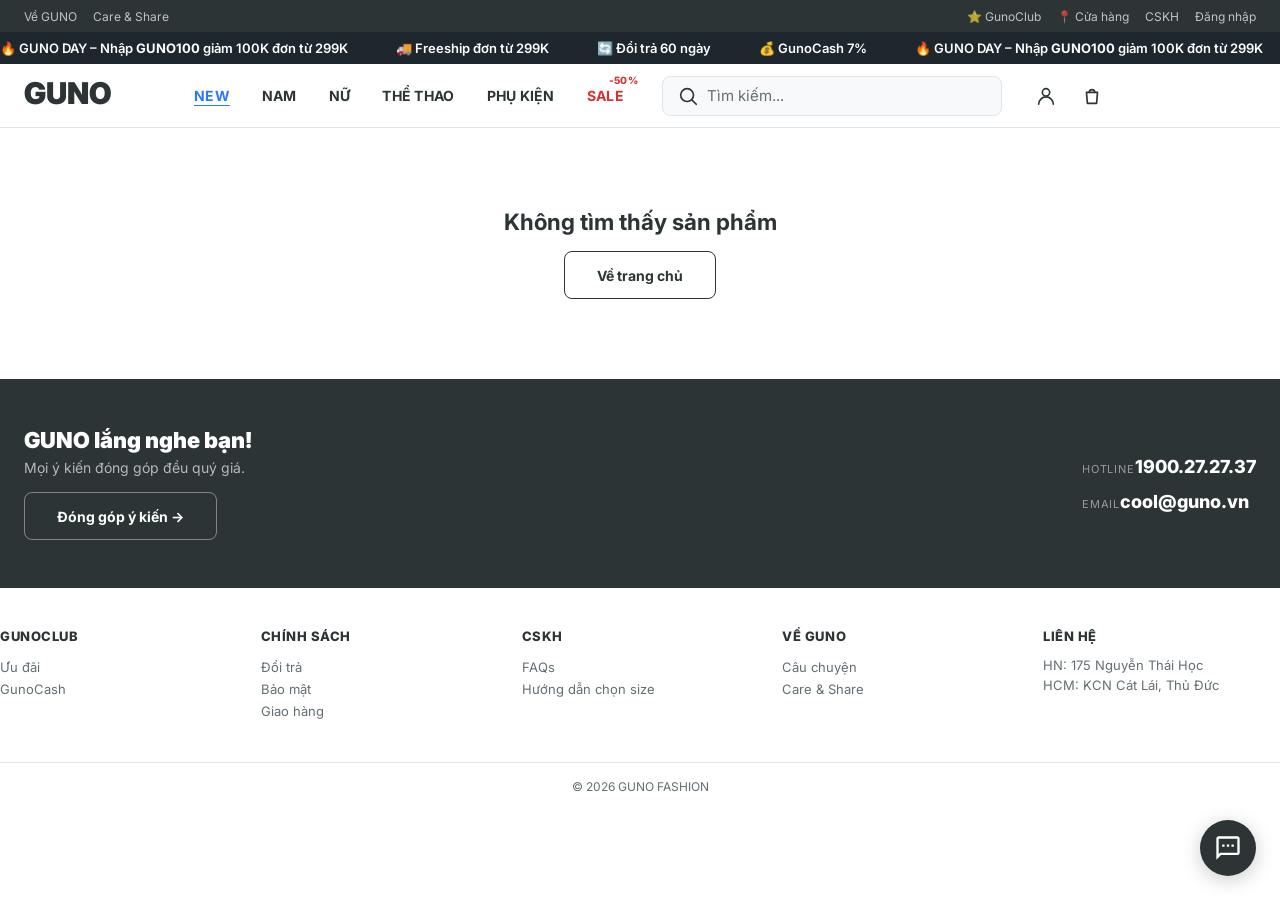
<file: product.html>
<!DOCTYPE html>
<html lang="vi">
<head>
<meta charset="utf-8">
<meta name="viewport" content="width=device-width,initial-scale=1">
<title>Chi tiết sản phẩm - GUNO</title>
<link rel="preconnect" href="https://fonts.googleapis.com">
<link rel="preconnect" href="https://fonts.gstatic.com" crossorigin>
<link href="https://fonts.googleapis.com/css2?family=Inter:wght@400;500;600;700;800;900&display=swap" rel="stylesheet">
<link rel="stylesheet" href="style.css">
</head>
<body>
<!-- TOP BAR -->
<div class="topbar"><div class="container topbar-inner"><div class="topbar-left"><a href="about.html">Về GUNO</a><a href="about.html#care">Care & Share</a></div><div class="topbar-right"><a href="club.html">⭐ GunoClub</a><a href="stores.html">📍 Cửa hàng</a><a href="support.html">CSKH</a><a href="#">Đăng nhập</a></div></div></div>
<!-- PROMO -->
<div class="promo-bar"><div class="promo-track"><span>🔥 GUNO DAY – Nhập <b>GUNO100</b> giảm 100K đơn từ 299K</span><span>🚚 Freeship đơn từ 299K</span><span>🔄 Đổi trả 60 ngày</span><span>💰 GunoCash 7%</span><span>🔥 GUNO DAY – Nhập <b>GUNO100</b> giảm 100K đơn từ 299K</span><span>🚚 Freeship đơn từ 299K</span><span>🔄 Đổi trả 60 ngày</span><span>💰 GunoCash 7%</span></div></div>
<!-- HEADER -->
<header class="header" id="header"><div class="container header-inner"><a href="index.html" class="logo"><svg viewBox="0 0 120 32" width="120" height="32"><text x="0" y="26" font-family="Inter" font-weight="900" font-size="30" fill="#2D3436">GUNO</text></svg></a><nav class="nav" id="mainNav"><a href="index.html" class="nav-link" data-badge="new">NEW</a><a href="collection.html?cat=nam" class="nav-link">NAM</a><a href="collection.html?cat=nu" class="nav-link">NỮ</a><a href="collection.html?cat=the-thao" class="nav-link">THỂ THAO</a><a href="collection.html?cat=phu-kien" class="nav-link">PHỤ KIỆN</a><a href="collection.html?cat=sale" class="nav-link sale-link"><span class="sale-sup">-50%</span>SALE</a></nav><div class="header-search"><svg class="icon" viewBox="0 0 24 24"><circle cx="11" cy="11" r="7"/><path d="m21 21-4.3-4.3"/></svg><input type="search" placeholder="Tìm kiếm..." id="searchInput"></div><div class="header-actions"><button class="action-btn" aria-label="Tài khoản"><svg class="icon" viewBox="0 0 24 24"><path d="M20 21a8 8 0 0 0-16 0"/><circle cx="12" cy="8" r="4"/></svg></button><button class="action-btn cart-btn" id="cartBtn" aria-label="Giỏ hàng"><svg class="icon" viewBox="0 0 24 24"><path d="M6 8h12l-1 12H7L6 8Z"/><path d="M9 8a3 3 0 0 1 6 0"/></svg><span class="badge" id="cartBadge">0</span></button><button class="action-btn hamburger" id="menuBtn"><svg class="icon" viewBox="0 0 24 24"><path d="M4 7h16M4 12h16M4 17h16"/></svg></button></div></div></header>
<main id="app"></main>
<!-- CART DRAWER -->
<div class="overlay" id="overlay"></div>
<aside class="drawer cart-drawer" id="cartDrawer"><div class="drawer-head"><h3>Giỏ hàng</h3><button class="close-btn" id="closeCart">&times;</button></div><div class="drawer-notice">🚚 Freeship từ 299K · 🔄 60 ngày đổi trả</div><div class="drawer-body" id="cartBody"><p class="empty-msg">Chưa có sản phẩm.</p></div><div class="drawer-foot"><div class="cart-total"><span>Tạm tính</span><strong id="cartTotal">0đ</strong></div><a href="checkout.html" class="btn btn-primary btn-block">THANH TOÁN</a><p class="cart-note">Phí ship tính ở trang thanh toán</p></div></aside>
<aside class="drawer mobile-menu" id="mobileMenu"><div class="drawer-head"><span class="logo-text">GUNO</span><button class="close-btn" id="closeMenu">&times;</button></div><nav class="mobile-nav"><a href="index.html">Trang chủ</a><a href="collection.html?cat=nam">Nam</a><a href="collection.html?cat=nu">Nữ</a><a href="collection.html?cat=the-thao">Thể thao</a><a href="collection.html?cat=phu-kien">Phụ kiện</a><a href="collection.html?cat=sale">Sale</a><hr><a href="club.html">GunoClub</a><a href="stores.html">Cửa hàng</a><a href="support.html">CSKH</a></nav></aside>
<div class="toast" id="toast"></div>
<footer class="footer"><div class="footer-cta"><div class="container footer-cta-inner"><div><h3>GUNO lắng nghe bạn!</h3><p>Mọi ý kiến đóng góp đều quý giá.</p><a href="support.html" class="btn btn-outline-light">Đóng góp ý kiến →</a></div><div class="footer-hotline"><div><small>HOTLINE</small><strong>1900.27.27.37</strong></div><div><small>EMAIL</small><strong>cool@guno.vn</strong></div></div></div></div><div class="container footer-grid"><div><h4>GUNOCLUB</h4><a href="club.html">Ưu đãi</a><a href="club.html">GunoCash</a></div><div><h4>CHÍNH SÁCH</h4><a href="support.html">Đổi trả</a><a href="support.html">Bảo mật</a><a href="support.html">Giao hàng</a></div><div><h4>CSKH</h4><a href="support.html">FAQs</a><a href="support.html">Hướng dẫn chọn size</a></div><div><h4>VỀ GUNO</h4><a href="about.html">Câu chuyện</a><a href="about.html#care">Care & Share</a></div><div><h4>LIÊN HỆ</h4><p>HN: 175 Nguyễn Thái Học</p><p>HCM: KCN Cát Lái, Thủ Đức</p></div></div><div class="footer-bottom"><div class="container">© 2026 GUNO FASHION</div></div></footer>
<script src="data.js"></script><script src="app.js"></script>
</body>
</html>
</file>
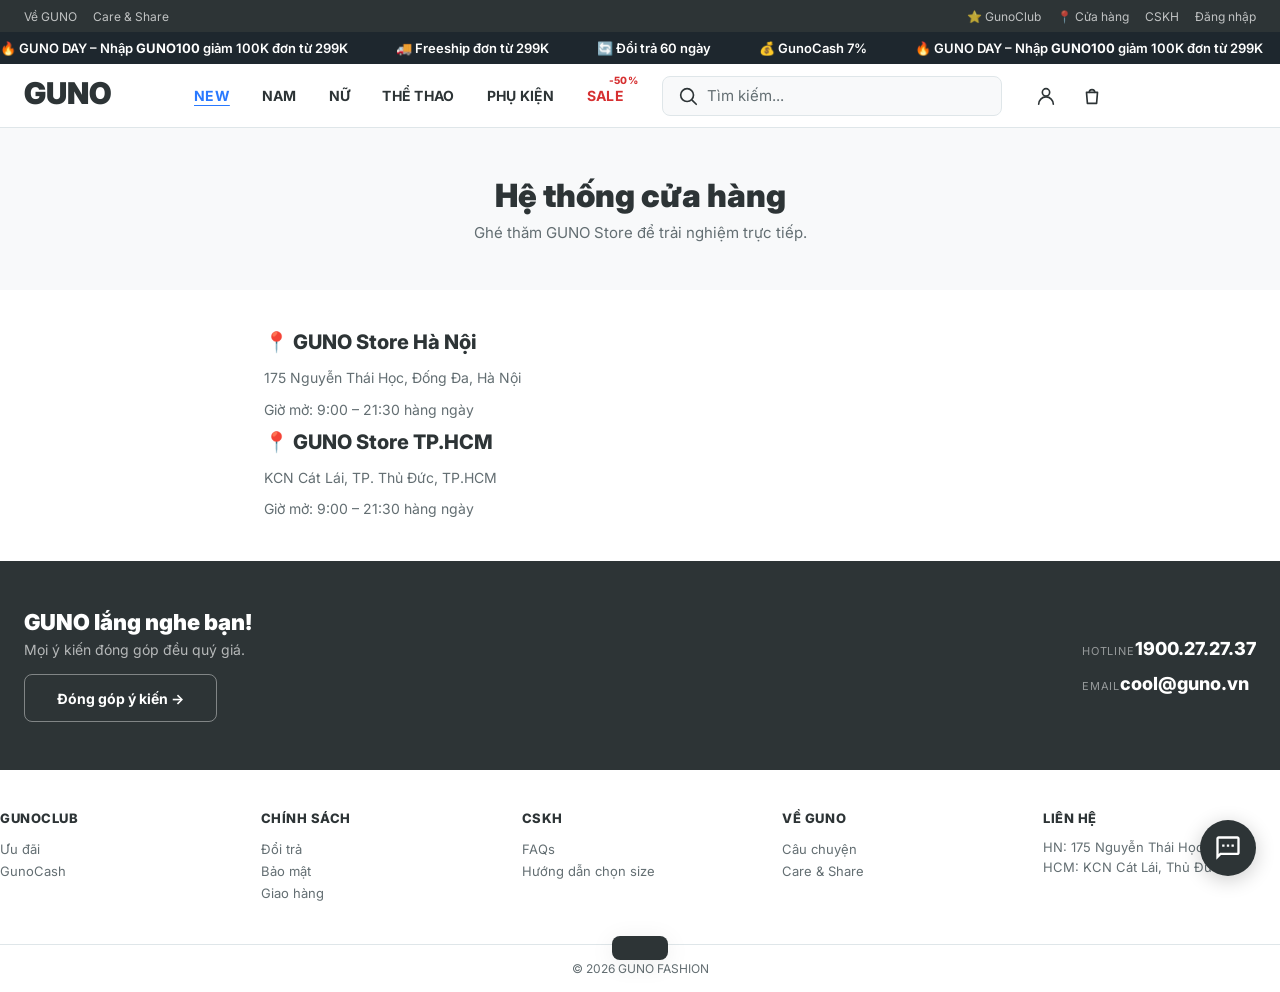
<file: stores.html>
<!DOCTYPE html>
<html lang="vi">
<head>
<meta charset="utf-8">
<meta name="viewport" content="width=device-width,initial-scale=1">
<title>Cửa hàng GUNO</title>
<link rel="preconnect" href="https://fonts.googleapis.com">
<link rel="preconnect" href="https://fonts.gstatic.com" crossorigin>
<link href="https://fonts.googleapis.com/css2?family=Inter:wght@400;500;600;700;800;900&display=swap" rel="stylesheet">
<link rel="stylesheet" href="style.css">
</head>
<body>
<!-- TOP BAR -->
<div class="topbar"><div class="container topbar-inner"><div class="topbar-left"><a href="about.html">Về GUNO</a><a href="about.html#care">Care & Share</a></div><div class="topbar-right"><a href="club.html">⭐ GunoClub</a><a href="stores.html">📍 Cửa hàng</a><a href="support.html">CSKH</a><a href="#">Đăng nhập</a></div></div></div>
<!-- PROMO -->
<div class="promo-bar"><div class="promo-track"><span>🔥 GUNO DAY – Nhập <b>GUNO100</b> giảm 100K đơn từ 299K</span><span>🚚 Freeship đơn từ 299K</span><span>🔄 Đổi trả 60 ngày</span><span>💰 GunoCash 7%</span><span>🔥 GUNO DAY – Nhập <b>GUNO100</b> giảm 100K đơn từ 299K</span><span>🚚 Freeship đơn từ 299K</span><span>🔄 Đổi trả 60 ngày</span><span>💰 GunoCash 7%</span></div></div>
<!-- HEADER -->
<header class="header" id="header"><div class="container header-inner"><a href="index.html" class="logo"><svg viewBox="0 0 120 32" width="120" height="32"><text x="0" y="26" font-family="Inter" font-weight="900" font-size="30" fill="#2D3436">GUNO</text></svg></a><nav class="nav" id="mainNav"><a href="index.html" class="nav-link" data-badge="new">NEW</a><a href="collection.html?cat=nam" class="nav-link">NAM</a><a href="collection.html?cat=nu" class="nav-link">NỮ</a><a href="collection.html?cat=the-thao" class="nav-link">THỂ THAO</a><a href="collection.html?cat=phu-kien" class="nav-link">PHỤ KIỆN</a><a href="collection.html?cat=sale" class="nav-link sale-link"><span class="sale-sup">-50%</span>SALE</a></nav><div class="header-search"><svg class="icon" viewBox="0 0 24 24"><circle cx="11" cy="11" r="7"/><path d="m21 21-4.3-4.3"/></svg><input type="search" placeholder="Tìm kiếm..." id="searchInput"></div><div class="header-actions"><button class="action-btn" aria-label="Tài khoản"><svg class="icon" viewBox="0 0 24 24"><path d="M20 21a8 8 0 0 0-16 0"/><circle cx="12" cy="8" r="4"/></svg></button><button class="action-btn cart-btn" id="cartBtn" aria-label="Giỏ hàng"><svg class="icon" viewBox="0 0 24 24"><path d="M6 8h12l-1 12H7L6 8Z"/><path d="M9 8a3 3 0 0 1 6 0"/></svg><span class="badge" id="cartBadge">0</span></button><button class="action-btn hamburger" id="menuBtn"><svg class="icon" viewBox="0 0 24 24"><path d="M4 7h16M4 12h16M4 17h16"/></svg></button></div></div></header>
<main id="app"></main>
<!-- CART DRAWER -->
<div class="overlay" id="overlay"></div>
<aside class="drawer cart-drawer" id="cartDrawer"><div class="drawer-head"><h3>Giỏ hàng</h3><button class="close-btn" id="closeCart">&times;</button></div><div class="drawer-notice">🚚 Freeship từ 299K · 🔄 60 ngày đổi trả</div><div class="drawer-body" id="cartBody"><p class="empty-msg">Chưa có sản phẩm.</p></div><div class="drawer-foot"><div class="cart-total"><span>Tạm tính</span><strong id="cartTotal">0đ</strong></div><a href="checkout.html" class="btn btn-primary btn-block">THANH TOÁN</a><p class="cart-note">Phí ship tính ở trang thanh toán</p></div></aside>
<aside class="drawer mobile-menu" id="mobileMenu"><div class="drawer-head"><span class="logo-text">GUNO</span><button class="close-btn" id="closeMenu">&times;</button></div><nav class="mobile-nav"><a href="index.html">Trang chủ</a><a href="collection.html?cat=nam">Nam</a><a href="collection.html?cat=nu">Nữ</a><a href="collection.html?cat=the-thao">Thể thao</a><a href="collection.html?cat=phu-kien">Phụ kiện</a><a href="collection.html?cat=sale">Sale</a><hr><a href="club.html">GunoClub</a><a href="stores.html">Cửa hàng</a><a href="support.html">CSKH</a></nav></aside>
<div class="toast" id="toast"></div>
<footer class="footer"><div class="footer-cta"><div class="container footer-cta-inner"><div><h3>GUNO lắng nghe bạn!</h3><p>Mọi ý kiến đóng góp đều quý giá.</p><a href="support.html" class="btn btn-outline-light">Đóng góp ý kiến →</a></div><div class="footer-hotline"><div><small>HOTLINE</small><strong>1900.27.27.37</strong></div><div><small>EMAIL</small><strong>cool@guno.vn</strong></div></div></div></div><div class="container footer-grid"><div><h4>GUNOCLUB</h4><a href="club.html">Ưu đãi</a><a href="club.html">GunoCash</a></div><div><h4>CHÍNH SÁCH</h4><a href="support.html">Đổi trả</a><a href="support.html">Bảo mật</a><a href="support.html">Giao hàng</a></div><div><h4>CSKH</h4><a href="support.html">FAQs</a><a href="support.html">Hướng dẫn chọn size</a></div><div><h4>VỀ GUNO</h4><a href="about.html">Câu chuyện</a><a href="about.html#care">Care & Share</a></div><div><h4>LIÊN HỆ</h4><p>HN: 175 Nguyễn Thái Học</p><p>HCM: KCN Cát Lái, Thủ Đức</p></div></div><div class="footer-bottom"><div class="container">© 2026 GUNO FASHION</div></div></footer>
<script src="data.js"></script><script src="app.js"></script>
</body>
</html>
</file>
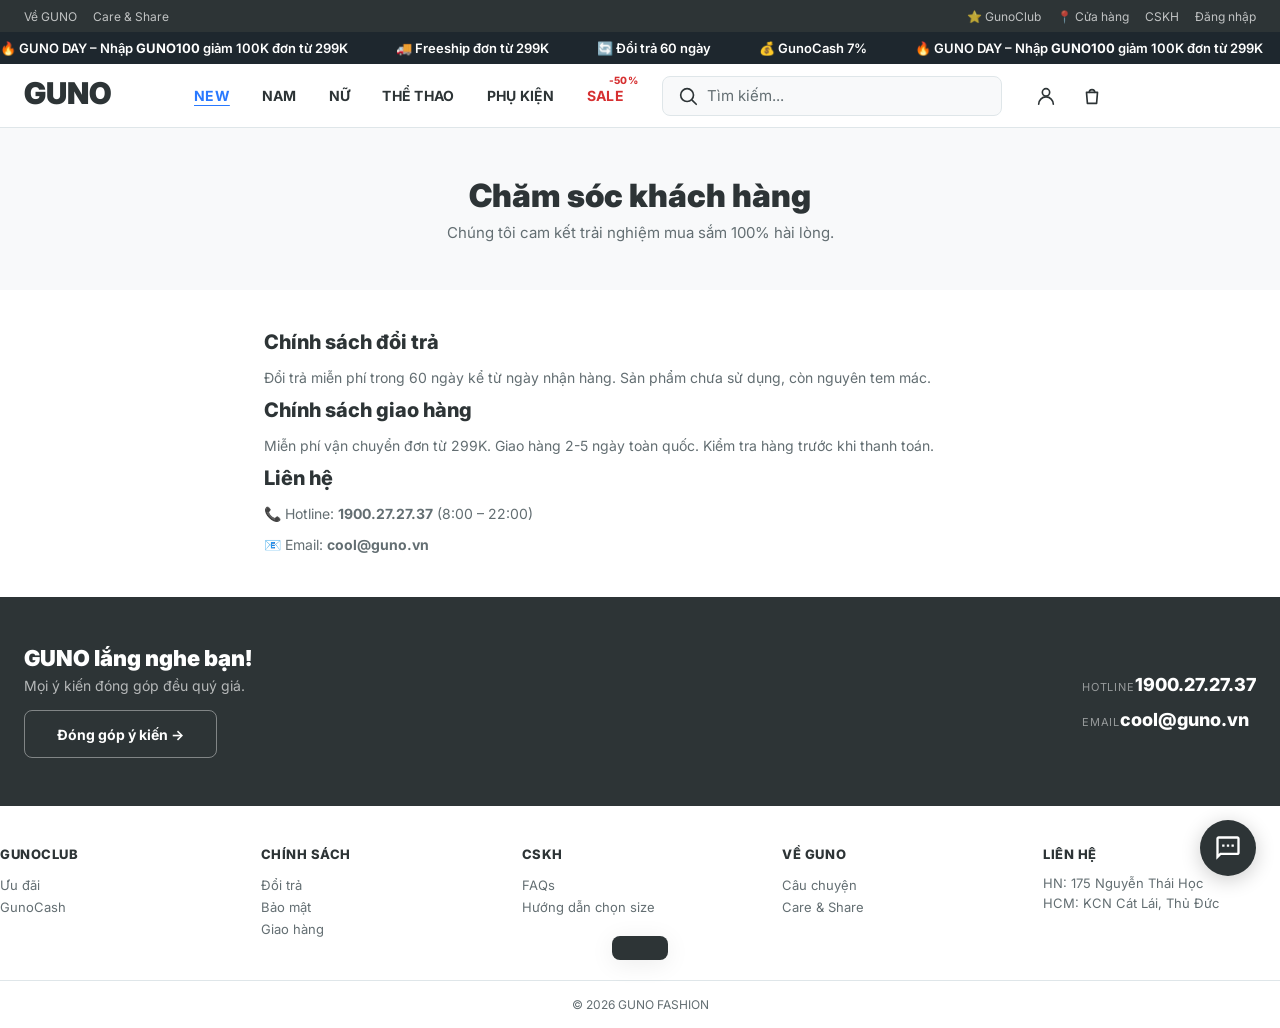
<file: support.html>
<!DOCTYPE html>
<html lang="vi">
<head>
<meta charset="utf-8">
<meta name="viewport" content="width=device-width,initial-scale=1">
<title>CSKH - GUNO</title>
<link rel="preconnect" href="https://fonts.googleapis.com">
<link rel="preconnect" href="https://fonts.gstatic.com" crossorigin>
<link href="https://fonts.googleapis.com/css2?family=Inter:wght@400;500;600;700;800;900&display=swap" rel="stylesheet">
<link rel="stylesheet" href="style.css">
</head>
<body>
<!-- TOP BAR -->
<div class="topbar"><div class="container topbar-inner"><div class="topbar-left"><a href="about.html">Về GUNO</a><a href="about.html#care">Care & Share</a></div><div class="topbar-right"><a href="club.html">⭐ GunoClub</a><a href="stores.html">📍 Cửa hàng</a><a href="support.html">CSKH</a><a href="#">Đăng nhập</a></div></div></div>
<!-- PROMO -->
<div class="promo-bar"><div class="promo-track"><span>🔥 GUNO DAY – Nhập <b>GUNO100</b> giảm 100K đơn từ 299K</span><span>🚚 Freeship đơn từ 299K</span><span>🔄 Đổi trả 60 ngày</span><span>💰 GunoCash 7%</span><span>🔥 GUNO DAY – Nhập <b>GUNO100</b> giảm 100K đơn từ 299K</span><span>🚚 Freeship đơn từ 299K</span><span>🔄 Đổi trả 60 ngày</span><span>💰 GunoCash 7%</span></div></div>
<!-- HEADER -->
<header class="header" id="header"><div class="container header-inner"><a href="index.html" class="logo"><svg viewBox="0 0 120 32" width="120" height="32"><text x="0" y="26" font-family="Inter" font-weight="900" font-size="30" fill="#2D3436">GUNO</text></svg></a><nav class="nav" id="mainNav"><a href="index.html" class="nav-link" data-badge="new">NEW</a><a href="collection.html?cat=nam" class="nav-link">NAM</a><a href="collection.html?cat=nu" class="nav-link">NỮ</a><a href="collection.html?cat=the-thao" class="nav-link">THỂ THAO</a><a href="collection.html?cat=phu-kien" class="nav-link">PHỤ KIỆN</a><a href="collection.html?cat=sale" class="nav-link sale-link"><span class="sale-sup">-50%</span>SALE</a></nav><div class="header-search"><svg class="icon" viewBox="0 0 24 24"><circle cx="11" cy="11" r="7"/><path d="m21 21-4.3-4.3"/></svg><input type="search" placeholder="Tìm kiếm..." id="searchInput"></div><div class="header-actions"><button class="action-btn" aria-label="Tài khoản"><svg class="icon" viewBox="0 0 24 24"><path d="M20 21a8 8 0 0 0-16 0"/><circle cx="12" cy="8" r="4"/></svg></button><button class="action-btn cart-btn" id="cartBtn" aria-label="Giỏ hàng"><svg class="icon" viewBox="0 0 24 24"><path d="M6 8h12l-1 12H7L6 8Z"/><path d="M9 8a3 3 0 0 1 6 0"/></svg><span class="badge" id="cartBadge">0</span></button><button class="action-btn hamburger" id="menuBtn"><svg class="icon" viewBox="0 0 24 24"><path d="M4 7h16M4 12h16M4 17h16"/></svg></button></div></div></header>
<main id="app"></main>
<!-- CART DRAWER -->
<div class="overlay" id="overlay"></div>
<aside class="drawer cart-drawer" id="cartDrawer"><div class="drawer-head"><h3>Giỏ hàng</h3><button class="close-btn" id="closeCart">&times;</button></div><div class="drawer-notice">🚚 Freeship từ 299K · 🔄 60 ngày đổi trả</div><div class="drawer-body" id="cartBody"><p class="empty-msg">Chưa có sản phẩm.</p></div><div class="drawer-foot"><div class="cart-total"><span>Tạm tính</span><strong id="cartTotal">0đ</strong></div><a href="checkout.html" class="btn btn-primary btn-block">THANH TOÁN</a><p class="cart-note">Phí ship tính ở trang thanh toán</p></div></aside>
<aside class="drawer mobile-menu" id="mobileMenu"><div class="drawer-head"><span class="logo-text">GUNO</span><button class="close-btn" id="closeMenu">&times;</button></div><nav class="mobile-nav"><a href="index.html">Trang chủ</a><a href="collection.html?cat=nam">Nam</a><a href="collection.html?cat=nu">Nữ</a><a href="collection.html?cat=the-thao">Thể thao</a><a href="collection.html?cat=phu-kien">Phụ kiện</a><a href="collection.html?cat=sale">Sale</a><hr><a href="club.html">GunoClub</a><a href="stores.html">Cửa hàng</a><a href="support.html">CSKH</a></nav></aside>
<div class="toast" id="toast"></div>
<footer class="footer"><div class="footer-cta"><div class="container footer-cta-inner"><div><h3>GUNO lắng nghe bạn!</h3><p>Mọi ý kiến đóng góp đều quý giá.</p><a href="support.html" class="btn btn-outline-light">Đóng góp ý kiến →</a></div><div class="footer-hotline"><div><small>HOTLINE</small><strong>1900.27.27.37</strong></div><div><small>EMAIL</small><strong>cool@guno.vn</strong></div></div></div></div><div class="container footer-grid"><div><h4>GUNOCLUB</h4><a href="club.html">Ưu đãi</a><a href="club.html">GunoCash</a></div><div><h4>CHÍNH SÁCH</h4><a href="support.html">Đổi trả</a><a href="support.html">Bảo mật</a><a href="support.html">Giao hàng</a></div><div><h4>CSKH</h4><a href="support.html">FAQs</a><a href="support.html">Hướng dẫn chọn size</a></div><div><h4>VỀ GUNO</h4><a href="about.html">Câu chuyện</a><a href="about.html#care">Care & Share</a></div><div><h4>LIÊN HỆ</h4><p>HN: 175 Nguyễn Thái Học</p><p>HCM: KCN Cát Lái, Thủ Đức</p></div></div><div class="footer-bottom"><div class="container">© 2026 GUNO FASHION</div></div></footer>
<script src="data.js"></script><script src="app.js"></script>
</body>
</html>
</file>
<file: style.css>
:root{--ink:#2D3436;--sub:#636e72;--line:#dfe6e9;--bg:#f8f9fa;--white:#fff;--blue:#2979ff;--red:#d63031;--green:#00b894;--gold:#fdcb6e;--radius:8px;--shadow:0 4px 24px rgba(0,0,0,.08);--header-h:64px}
*,*::before,*::after{box-sizing:border-box;margin:0;padding:0}
html{scroll-behavior:smooth;overflow-x:hidden}
body{font-family:Inter,system-ui,-apple-system,sans-serif;font-size:15px;color:var(--ink);background:var(--white);-webkit-font-smoothing:antialiased;overflow-x:hidden}
a{color:inherit;text-decoration:none}
button,input,select,textarea{font:inherit;border:0;outline:0}
img{display:block;max-width:100%;height:auto}
.container{max-width:1320px;margin:0 auto;padding:0 24px}

/* ===== TOPBAR ===== */
.topbar{background:var(--ink);color:rgba(255,255,255,.7);font-size:12px}
.topbar-inner{display:flex;justify-content:space-between;align-items:center;height:32px}
.topbar-left,.topbar-right{display:flex;gap:16px}
.topbar a{color:rgba(255,255,255,.7);transition:color .15s}
.topbar a:hover{color:#fff}

/* ===== PROMO BAR ===== */
.promo-bar{background:#1e272e;color:#fff;font-size:13px;font-weight:600;overflow:hidden;position:relative}
.promo-track{display:flex;gap:48px;padding:8px 0;white-space:nowrap;animation:marquee 35s linear infinite}
.promo-bar:hover .promo-track{animation-play-state:paused}
@keyframes marquee{0%{transform:translateX(0)}100%{transform:translateX(-50%)}}

/* ===== HEADER ===== */
.header{position:sticky;top:0;z-index:100;background:rgba(255,255,255,.97);backdrop-filter:blur(12px);border-bottom:1px solid var(--line);height:var(--header-h)}
.header-inner{display:flex;align-items:center;height:100%;gap:24px;min-width:0}
.logo{flex-shrink:0}
.logo-text{font-size:26px;font-weight:900;letter-spacing:.04em}
.nav{display:flex;align-items:center;gap:4px;margin-left:12px}
.nav-link{position:relative;display:flex;align-items:center;height:var(--header-h);padding:0 14px;font-size:14px;font-weight:700;color:var(--ink);letter-spacing:.02em;transition:color .15s}
.nav-link:hover,.nav-link.active{color:var(--blue)}
.nav-link[data-badge="new"]{color:var(--blue);text-decoration:underline;text-underline-offset:4px}
.sale-link{color:var(--red)!important}
.sale-sup{position:absolute;top:10px;right:0;font-size:10px;font-weight:800;color:var(--red)}
.header-search{flex:1;max-width:340px;min-width:0;display:flex;align-items:center;gap:8px;height:40px;padding:0 14px;background:var(--bg);border:1px solid var(--line);border-radius:var(--radius)}
.header-search input{flex:1;min-width:0;background:transparent;color:var(--ink)}
.header-search input::placeholder{color:var(--sub)}
.header-actions{display:flex;align-items:center;gap:6px}
.action-btn{position:relative;display:flex;align-items:center;justify-content:center;width:40px;height:40px;border-radius:var(--radius);background:transparent;cursor:pointer;color:var(--ink);transition:background .15s}
.action-btn:hover{background:var(--bg)}
.icon{width:22px;height:22px;fill:none;stroke:currentColor;stroke-width:1.8;stroke-linecap:round;stroke-linejoin:round}
.badge{position:absolute;top:2px;right:2px;min-width:18px;height:18px;padding:0 5px;border-radius:99px;background:var(--red);color:#fff;font-size:11px;font-weight:800;line-height:18px;text-align:center}
.hamburger{display:none}

/* ===== HERO ===== */
.hero{position:relative;overflow:hidden;background:var(--bg);width:100%}
.hero-slide{display:flex;min-height:0}
.hero-img{width:100%;height:auto;aspect-ratio:21/9;object-fit:cover;display:block}
.hero-overlay{position:absolute;inset:0;display:flex;align-items:center;padding:0 64px;background:linear-gradient(90deg,rgba(0,0,0,.45) 0%,transparent 60%)}
.hero-content{color:#fff;max-width:440px}
.hero-eyebrow{font-size:13px;font-weight:700;text-transform:uppercase;letter-spacing:.1em;color:var(--gold);margin-bottom:8px}
.hero-title{font-size:48px;font-weight:900;line-height:1.1;margin-bottom:12px}
.hero-desc{font-size:16px;opacity:.85;margin-bottom:24px;line-height:1.5}
.hero-arrow{position:absolute;top:50%;transform:translateY(-50%);width:44px;height:44px;border-radius:50%;background:rgba(255,255,255,.85);border:0;font-size:24px;cursor:pointer;z-index:5;display:flex;align-items:center;justify-content:center;transition:all .2s;box-shadow:0 2px 8px rgba(0,0,0,.15)}
.hero-arrow:hover{background:#fff;transform:translateY(-50%) scale(1.1)}
.hero-prev{left:16px}.hero-next{right:16px}
.hero-dots{position:absolute;bottom:16px;left:50%;transform:translateX(-50%);display:flex;gap:8px;z-index:5}
.hero-dot{width:10px;height:10px;border-radius:50%;background:rgba(255,255,255,.5);border:0;cursor:pointer;transition:all .2s}
.hero-dot.active{background:#fff;transform:scale(1.3)}

/* ===== BUTTONS ===== */
.btn{display:inline-flex;align-items:center;justify-content:center;gap:8px;height:48px;padding:0 32px;border-radius:var(--radius);font-size:14px;font-weight:700;cursor:pointer;transition:all .2s;border:0}
.btn-primary{background:var(--ink);color:#fff}
.btn-primary:hover{background:#1e272e;transform:translateY(-1px);box-shadow:var(--shadow)}
.btn-outline{background:transparent;border:1.5px solid var(--ink);color:var(--ink)}
.btn-outline:hover{background:var(--ink);color:#fff}
.btn-outline-light{background:transparent;border:1.5px solid rgba(255,255,255,.4);color:#fff}
.btn-outline-light:hover{background:rgba(255,255,255,.1);border-color:#fff}
.btn-block{width:100%;text-align:center}
.btn-sm{height:36px;padding:0 16px;font-size:13px}

/* ===== QUICK LINKS ===== */
.quick-links{display:flex;justify-content:center;gap:16px;padding:32px 24px;flex-wrap:wrap}
.quick-link{display:flex;align-items:center;justify-content:center;height:44px;padding:0 28px;border:1.5px solid var(--line);border-radius:999px;font-size:14px;font-weight:600;color:var(--ink);transition:all .15s;white-space:nowrap}
.quick-link:hover{border-color:var(--ink);background:var(--ink);color:#fff}

/* ===== SECTION ===== */
.section{padding:48px 0}
.section-head{display:flex;justify-content:space-between;align-items:flex-end;margin-bottom:28px}
.section-eyebrow{font-size:13px;font-weight:700;text-transform:uppercase;letter-spacing:.08em;color:var(--blue);margin-bottom:4px}
.section-title{font-size:28px;font-weight:900;line-height:1.2}
.section-link{font-size:14px;font-weight:700;color:var(--blue)}

/* ===== PRODUCT GRID ===== */
.product-grid{display:grid;grid-template-columns:repeat(4,1fr);gap:20px}
.product-card{position:relative;cursor:pointer}
.product-card:hover .product-img img{transform:scale(1.03)}
.product-img{position:relative;aspect-ratio:3/4;overflow:hidden;border-radius:var(--radius);background:var(--bg)}
.product-img img{width:100%;height:100%;object-fit:cover;transition:transform .4s ease}
.product-badge{position:absolute;top:10px;left:10px;padding:4px 10px;border-radius:4px;font-size:12px;font-weight:700;color:#fff;background:var(--ink);z-index:2}
.product-badge.sale{background:var(--red)}
.product-badge.new{background:var(--blue)}
.product-badge.hot{background:#e17055}
.product-voucher{position:absolute;bottom:0;left:0;right:0;padding:6px 12px;background:rgba(0,0,0,.7);color:#fff;font-size:12px;font-weight:600;display:flex;align-items:center;gap:6px;border-radius:0 0 var(--radius) var(--radius)}
.product-quick{position:absolute;top:10px;right:10px;width:36px;height:36px;border-radius:50%;background:rgba(255,255,255,.9);display:flex;align-items:center;justify-content:center;opacity:0;transform:translateY(4px);transition:all .25s;cursor:pointer;border:0;z-index:2}
.product-card:hover .product-quick{opacity:1;transform:translateY(0)}
.product-quick .icon{width:18px;height:18px}
.product-swatches{display:flex;gap:6px;margin-top:10px}
.swatch{width:22px;height:22px;border-radius:50%;border:2px solid var(--line);cursor:pointer;transition:border-color .15s}
.swatch:hover,.swatch.active{border-color:var(--ink)}
.product-name{margin-top:8px;font-size:14px;font-weight:600;line-height:1.4;display:-webkit-box;-webkit-line-clamp:2;-webkit-box-orient:vertical;overflow:hidden}
.product-price{display:flex;align-items:center;gap:8px;margin-top:6px}
.price-current{font-size:15px;font-weight:800}
.price-discount{padding:2px 6px;border-radius:4px;background:var(--red);color:#fff;font-size:11px;font-weight:700}
.price-original{font-size:13px;color:var(--sub);text-decoration:line-through}

/* ===== COLLECTION PAGE ===== */
.collection-layout{display:grid;grid-template-columns:240px 1fr;gap:32px;padding:32px 0}
.filter-sidebar{position:sticky;top:calc(var(--header-h) + 20px);align-self:start}
.filter-head{display:flex;justify-content:space-between;align-items:center;margin-bottom:20px}
.filter-head h3{font-size:16px;font-weight:800}
.filter-count{font-size:13px;color:var(--sub)}
.filter-clear{font-size:13px;color:var(--red);font-weight:600;cursor:pointer;background:0;border:0}
.filter-group{border-bottom:1px solid var(--line);padding:16px 0}
.filter-group summary{display:flex;justify-content:space-between;align-items:center;font-size:14px;font-weight:700;cursor:pointer;list-style:none;user-select:none}
.filter-group summary::after{content:'›';font-size:18px;transition:transform .2s}
.filter-group[open] summary::after{transform:rotate(90deg)}
.filter-options{display:flex;flex-wrap:wrap;gap:8px;margin-top:12px}
.filter-chip{height:34px;padding:0 14px;border:1px solid var(--line);border-radius:var(--radius);font-size:13px;font-weight:500;background:var(--white);cursor:pointer;display:flex;align-items:center;transition:all .15s}
.filter-chip:hover,.filter-chip.active{border-color:var(--ink);background:var(--ink);color:#fff}
.collection-toolbar{display:flex;justify-content:space-between;align-items:center;margin-bottom:20px}
.sort-select{height:36px;padding:0 12px;border:1px solid var(--line);border-radius:var(--radius);font-size:13px;background:var(--white);cursor:pointer}

/* ===== PRODUCT DETAIL ===== */
.pdp-layout{display:grid;grid-template-columns:1fr 1fr;gap:48px;padding:24px 0 64px}
.pdp-gallery{position:sticky;top:calc(var(--header-h) + 20px);align-self:start}
.pdp-main-img{aspect-ratio:3/4;border-radius:var(--radius);overflow:hidden;background:var(--bg)}
.pdp-main-img img{width:100%;height:100%;object-fit:cover}
.pdp-thumbs{display:flex;gap:8px;margin-top:12px}
.pdp-thumb{width:72px;height:90px;border-radius:6px;overflow:hidden;border:2px solid transparent;cursor:pointer;transition:border-color .15s}
.pdp-thumb.active{border-color:var(--ink)}
.pdp-thumb img{width:100%;height:100%;object-fit:cover}
.breadcrumb{display:flex;align-items:center;gap:6px;font-size:13px;color:var(--sub);padding:14px 0}
.breadcrumb a{color:var(--sub);transition:color .15s}
.breadcrumb a:hover{color:var(--ink)}
.breadcrumb span{color:var(--ink);font-weight:600}
.pdp-info .product-badge-inline{display:inline-block;padding:4px 12px;border-radius:4px;font-size:12px;font-weight:700;color:#fff;background:var(--blue);margin-bottom:12px}
.pdp-title{font-size:24px;font-weight:800;line-height:1.3;margin-bottom:4px}
.pdp-rating{display:flex;align-items:center;gap:6px;font-size:13px;color:var(--sub);margin-bottom:12px}
.pdp-rating .stars{color:#ffc107}
.pdp-price-row{display:flex;align-items:center;gap:12px;margin-bottom:16px}
.pdp-price{font-size:28px;font-weight:900}
.pdp-desc{font-size:14px;line-height:1.6;color:var(--sub);margin-bottom:20px}
.pdp-option-label{font-size:14px;font-weight:700;margin-bottom:8px;display:flex;justify-content:space-between;align-items:center}
.pdp-option-label a{font-size:13px;color:var(--red);font-weight:600}
.pdp-sizes{display:flex;gap:8px;margin-bottom:20px;flex-wrap:wrap}
.size-btn{height:42px;min-width:48px;padding:0 14px;border:1.5px solid var(--line);border-radius:var(--radius);font-size:14px;font-weight:600;background:var(--white);cursor:pointer;transition:all .15s}
.size-btn:hover{border-color:var(--ink)}
.size-btn.active{background:var(--ink);color:#fff;border-color:var(--ink)}
.pdp-color-swatches{display:flex;gap:8px;margin-bottom:20px}
.color-swatch{width:32px;height:32px;border-radius:50%;border:3px solid var(--line);cursor:pointer;transition:border-color .15s}
.color-swatch:hover,.color-swatch.active{border-color:var(--ink)}
.pdp-qty{display:flex;align-items:center;gap:0;margin-bottom:20px;border:1.5px solid var(--line);border-radius:var(--radius);width:fit-content;overflow:hidden}
.pdp-qty button{width:40px;height:40px;font-size:18px;font-weight:700;background:var(--bg);cursor:pointer;border:0}
.pdp-qty span{width:48px;text-align:center;font-size:15px;font-weight:700}
.pdp-voucher{display:flex;align-items:center;gap:8px;padding:12px 16px;background:var(--bg);border:1px dashed var(--line);border-radius:var(--radius);margin-top:16px;font-size:13px}
.pdp-voucher strong{color:var(--red);font-weight:800}
.pdp-ship{display:flex;align-items:center;gap:8px;margin-top:12px;font-size:13px;color:var(--sub)}

/* ===== CHECKOUT ===== */
.checkout-grid{display:grid;grid-template-columns:1fr 1fr;min-height:calc(100vh - 200px)}
.checkout-form{padding:40px 48px;border-right:1px solid var(--line)}
.checkout-cart{padding:40px 48px;background:var(--bg)}
.checkout-form h2,.checkout-cart h2{font-size:22px;font-weight:800;margin-bottom:24px}
.form-group{margin-bottom:16px}
.form-group label{display:block;font-size:13px;font-weight:600;color:var(--sub);margin-bottom:6px}
.form-group input,.form-group select,.form-group textarea{width:100%;height:44px;padding:0 14px;border:1px solid var(--line);border-radius:var(--radius);font-size:14px;background:var(--white);transition:border-color .15s}
.form-group textarea{height:auto;padding:12px 14px}
.form-group input:focus,.form-group select:focus,.form-group textarea:focus{border-color:var(--blue);box-shadow:0 0 0 3px rgba(41,121,255,.1)}
.form-row{display:grid;grid-template-columns:1fr 1fr;gap:12px}
.checkout-item{display:grid;grid-template-columns:72px 1fr auto;gap:14px;padding:16px 0;border-bottom:1px solid var(--line);align-items:start}
.checkout-item img{width:72px;height:90px;object-fit:cover;border-radius:6px;background:var(--line)}
.checkout-item-name{font-size:14px;font-weight:700}
.checkout-item-meta{font-size:12px;color:var(--sub);margin-top:2px}
.checkout-item-price{font-size:15px;font-weight:800;text-align:right}
.checkout-summary{border-top:2px solid var(--ink);margin-top:24px;padding-top:16px}
.checkout-row{display:flex;justify-content:space-between;padding:6px 0;font-size:14px}
.checkout-total{font-size:22px;font-weight:900;color:var(--red)}

/* ===== SALE STRIP ===== */
.sale-strip{background:linear-gradient(135deg,var(--red),#e17055);color:#fff;padding:40px;border-radius:16px;margin:48px auto;text-align:center}
.sale-strip h2{font-size:32px;font-weight:900;margin-bottom:8px}
.sale-strip p{opacity:.85;margin-bottom:20px}

/* ===== SERVICE ROW ===== */
.service-row{display:grid;grid-template-columns:repeat(4,1fr);gap:24px;padding:48px 0;border-top:1px solid var(--line)}
.service-item{text-align:center}
.service-icon{font-size:28px;margin-bottom:8px}
.service-item strong{display:block;font-size:14px;margin-bottom:2px}
.service-item span{font-size:12px;color:var(--sub)}

/* ===== CART DRAWER ===== */
.overlay{position:fixed;inset:0;background:rgba(0,0,0,.5);z-index:200;opacity:0;visibility:hidden;transition:all .3s}
.overlay.active{opacity:1;visibility:visible}
.drawer{position:fixed;top:0;right:-420px;width:400px;max-width:90vw;height:100vh;background:var(--white);z-index:201;transition:right .35s cubic-bezier(.4,0,.2,1);display:flex;flex-direction:column}
.drawer.open{right:0}
.drawer-head{display:flex;justify-content:space-between;align-items:center;padding:18px 20px;border-bottom:1px solid var(--line)}
.drawer-head h3{font-size:18px;font-weight:800}
.close-btn{width:36px;height:36px;border-radius:50%;background:var(--bg);font-size:22px;cursor:pointer;display:flex;align-items:center;justify-content:center;border:0}
.drawer-notice{padding:10px 20px;background:#e3f2fd;color:var(--blue);font-size:12px;font-weight:600}
.drawer-body{flex:1;overflow-y:auto;padding:0 20px}
.empty-msg{text-align:center;color:var(--sub);padding:48px 0;font-size:14px}
.drawer-foot{padding:16px 20px;border-top:1px solid var(--line);background:var(--white)}
.cart-total{display:flex;justify-content:space-between;align-items:center;margin-bottom:12px;font-size:15px}
.cart-total strong{font-size:20px;font-weight:900;color:var(--red)}
.cart-note{text-align:center;font-size:11px;color:var(--sub);margin-top:8px}
.cart-item{display:grid;grid-template-columns:64px 1fr auto;gap:12px;padding:14px 0;border-bottom:1px solid var(--line);align-items:start}
.cart-item img{width:64px;height:80px;object-fit:cover;border-radius:6px;background:var(--bg)}
.cart-item-name{font-size:13px;font-weight:600;margin-bottom:2px}
.cart-item-meta{font-size:11px;color:var(--sub);margin-bottom:6px}
.cart-item-qty{display:flex;align-items:center;gap:0;border:1px solid var(--line);border-radius:4px;overflow:hidden}
.cart-item-qty button{width:26px;height:26px;font-size:14px;font-weight:700;background:var(--bg);cursor:pointer;border:0}
.cart-item-qty span{width:28px;text-align:center;font-size:12px;font-weight:700}
.cart-item-price{font-size:14px;font-weight:800;text-align:right}

/* ===== MOBILE MENU ===== */
.mobile-menu{left:-320px;right:auto;width:300px}
.mobile-menu.open{left:0}
.mobile-nav a{display:block;padding:14px 20px;font-size:15px;font-weight:600;border-bottom:1px solid var(--line)}
.mobile-nav hr{border:0;border-top:1px solid var(--line);margin:8px 0}

/* ===== TOAST ===== */
.toast{position:fixed;bottom:-60px;left:50%;transform:translateX(-50%);padding:12px 28px;background:var(--ink);color:#fff;border-radius:var(--radius);font-size:14px;font-weight:600;z-index:300;transition:bottom .3s ease;box-shadow:var(--shadow)}
.toast.show{bottom:24px}

/* ===== FOOTER ===== */
.footer{margin-top:0}
.footer-cta{background:var(--ink);color:#fff;padding:48px 0}
.footer-cta-inner{display:flex;justify-content:space-between;align-items:center;gap:40px}
.footer-cta h3{font-size:22px;font-weight:900;margin-bottom:6px}
.footer-cta p{color:rgba(255,255,255,.65);font-size:14px;margin-bottom:16px}
.footer-hotline{display:flex;flex-direction:column;gap:14px;flex-shrink:0}
.footer-hotline small{font-size:11px;text-transform:uppercase;letter-spacing:.08em;color:rgba(255,255,255,.5)}
.footer-hotline strong{font-size:18px;font-weight:800}
.footer-grid{display:grid;grid-template-columns:repeat(5,1fr);gap:24px;padding:40px 0}
.footer-grid h4{font-size:13px;font-weight:800;text-transform:uppercase;letter-spacing:.04em;margin-bottom:12px}
.footer-grid a{display:block;font-size:13px;color:var(--sub);padding:3px 0;transition:color .15s}
.footer-grid a:hover{color:var(--ink)}
.footer-grid p{font-size:13px;color:var(--sub);line-height:1.5}
.footer-bottom{text-align:center;padding:16px 0;border-top:1px solid var(--line);font-size:12px;color:var(--sub)}

/* ===== CONTENT PAGES ===== */
.content-hero{text-align:center;padding:48px 24px;background:var(--bg)}
.content-hero h1{font-size:32px;font-weight:900;margin-bottom:8px}
.content-hero p{color:var(--sub);max-width:560px;margin:0 auto}
.content-section{max-width:800px;margin:40px auto;padding:0 24px}
.content-section h2{font-size:20px;font-weight:800;margin-bottom:12px}
.content-section p,.content-section li{font-size:14px;line-height:1.7;color:var(--sub);margin-bottom:8px}

/* ===== ARTICLES & PRESS ===== */
.articles-grid{display:grid;grid-template-columns:repeat(3,1fr);gap:20px;margin-top:20px}
.article-card{display:block;border-radius:var(--radius);overflow:hidden;border:1px solid var(--line);transition:all .25s;background:var(--white)}
.article-card:hover{transform:translateY(-4px);box-shadow:var(--shadow)}
.article-thumb{aspect-ratio:16/9;overflow:hidden;background:var(--bg)}
.article-thumb img{width:100%;height:100%;object-fit:cover;transition:transform .4s}
.article-card:hover .article-thumb img{transform:scale(1.05)}
.article-body{padding:16px}
.article-date{font-size:11px;font-weight:600;color:var(--blue);text-transform:uppercase;letter-spacing:.05em}
.article-body h3{font-size:15px;font-weight:800;margin:6px 0 8px;line-height:1.4;display:-webkit-box;-webkit-line-clamp:2;-webkit-box-orient:vertical;overflow:hidden}
.article-body p{font-size:13px;color:var(--sub);line-height:1.5;display:-webkit-box;-webkit-line-clamp:2;-webkit-box-orient:vertical;overflow:hidden;margin:0}

.press-grid{display:grid;grid-template-columns:repeat(3,1fr);gap:20px;margin-top:20px}
.press-card{display:block;padding:24px;border:1px solid var(--line);border-radius:var(--radius);transition:all .25s;background:var(--white)}
.press-card:hover{border-color:var(--blue);box-shadow:0 4px 16px rgba(41,121,255,.1)}
.press-logo{font-size:12px;font-weight:800;text-transform:uppercase;letter-spacing:.06em;color:var(--blue);margin-bottom:10px;padding-bottom:10px;border-bottom:1px solid var(--line)}
.press-card h4{font-size:14px;font-weight:700;line-height:1.4;margin-bottom:8px}
.press-card p{font-size:13px;color:var(--sub);line-height:1.5;margin-bottom:12px;display:-webkit-box;-webkit-line-clamp:3;-webkit-box-orient:vertical;overflow:hidden}
.press-link{font-size:13px;font-weight:700;color:var(--blue)}

/* ===== CHAT WIDGET ===== */
.chat-float{position:fixed;bottom:24px;right:24px;z-index:250;display:flex;flex-direction:column;align-items:flex-end;gap:10px}
.chat-btns{display:flex;flex-direction:column;gap:8px}
.chat-btn{width:48px;height:48px;border-radius:50%;display:flex;align-items:center;justify-content:center;box-shadow:0 4px 16px rgba(0,0,0,.15);transition:transform .2s}
.chat-btn:hover{transform:scale(1.1)}
.chat-mess{background:#0084ff}
.chat-zalo{background:#0068ff}
.chat-toggle{width:56px;height:56px;border-radius:50%;background:var(--ink);border:0;cursor:pointer;display:flex;align-items:center;justify-content:center;box-shadow:0 4px 20px rgba(0,0,0,.2);transition:all .25s}
.chat-toggle:hover{transform:scale(1.08);background:#1e272e}

/* ===== UNIQLO-STYLE HOMEPAGE ===== */

/* Full-viewport Hero Slider */
.uq-hero{position:relative;width:100%;height:100vh;min-height:600px;overflow:hidden;background:#000}
.uq-hero-slide{position:absolute;inset:0;opacity:0;transition:opacity .8s ease;pointer-events:none}
.uq-hero-slide.active{opacity:1;pointer-events:auto;z-index:1}
.uq-hero-slide img{width:100%;height:100%;object-fit:cover}
.uq-hero-overlay{position:absolute;inset:0;background:linear-gradient(0deg,rgba(0,0,0,.55) 0%,rgba(0,0,0,.1) 40%,transparent 70%);display:flex;align-items:flex-end;padding:0 0 80px 64px}
.uq-hero-text{color:#fff;max-width:520px}
.uq-hero-tag{display:inline-block;padding:6px 16px;border:1.5px solid rgba(255,255,255,.6);border-radius:4px;font-size:11px;font-weight:700;text-transform:uppercase;letter-spacing:.12em;margin-bottom:16px;backdrop-filter:blur(4px);background:rgba(255,255,255,.08)}
.uq-hero-title{font-size:42px;font-weight:900;line-height:1.15;margin-bottom:12px;letter-spacing:-.01em}
.uq-hero-desc{font-size:15px;line-height:1.6;opacity:.85;margin-bottom:8px}
.uq-hero-price{font-size:22px;font-weight:800;margin-bottom:24px;letter-spacing:.02em}
.uq-hero-btn{display:inline-flex;align-items:center;justify-content:center;height:48px;padding:0 36px;background:#fff;color:var(--ink);font-size:14px;font-weight:700;border:0;border-radius:0;cursor:pointer;transition:all .25s;letter-spacing:.03em}
.uq-hero-btn:hover{background:var(--ink);color:#fff}

/* Vertical Dots (right side, Uniqlo style) */
.uq-dots{position:absolute;right:32px;top:50%;transform:translateY(-50%);z-index:10;display:flex;flex-direction:column;gap:12px}
.uq-dot{width:12px;height:12px;border-radius:50%;border:2px solid rgba(255,255,255,.5);background:transparent;cursor:pointer;transition:all .3s;padding:0}
.uq-dot.active{background:#fff;border-color:#fff;transform:scale(1.2)}

/* Hero Arrows */
.uq-arrow{position:absolute;top:50%;transform:translateY(-50%);z-index:10;width:48px;height:48px;background:rgba(255,255,255,.15);backdrop-filter:blur(6px);border:1px solid rgba(255,255,255,.2);border-radius:0;font-size:22px;color:#fff;cursor:pointer;display:flex;align-items:center;justify-content:center;transition:all .25s}
.uq-arrow:hover{background:rgba(255,255,255,.3)}
.uq-arrow-prev{left:0}.uq-arrow-next{right:0}

/* Category Duo Grid (2-col like Uniqlo) */
.uq-cat-grid{display:grid;grid-template-columns:1fr 1fr;gap:0}
.uq-cat-card{position:relative;overflow:hidden;aspect-ratio:3/4;cursor:pointer}
.uq-cat-card img{width:100%;height:100%;object-fit:cover;transition:transform .7s ease}
.uq-cat-card:hover img{transform:scale(1.04)}
.uq-cat-info{position:absolute;bottom:0;left:0;right:0;padding:32px 40px;background:linear-gradient(0deg,rgba(0,0,0,.5) 0%,transparent 100%);color:#fff}
.uq-cat-label{font-size:12px;font-weight:700;text-transform:uppercase;letter-spacing:.1em;margin-bottom:8px;opacity:.8}
.uq-cat-name{font-size:28px;font-weight:900;line-height:1.2;margin-bottom:16px}
.uq-cat-btn{display:inline-flex;align-items:center;gap:8px;font-size:13px;font-weight:700;color:#fff;border-bottom:1.5px solid #fff;padding-bottom:2px;transition:opacity .2s}
.uq-cat-btn:hover{opacity:.7}

/* Section Header (Uniqlo clean style) */
.uq-section{padding:64px 0}
.uq-section-head{display:flex;justify-content:space-between;align-items:center;margin-bottom:32px;padding:0 24px}
.uq-section-title{font-size:24px;font-weight:900;letter-spacing:-.01em}
.uq-section-more{font-size:13px;font-weight:700;color:var(--ink);display:flex;align-items:center;gap:6px;border-bottom:1.5px solid var(--ink);padding-bottom:2px;transition:opacity .2s}
.uq-section-more:hover{opacity:.6}

/* Horizontal Scroll Product Carousel */
.uq-carousel-wrap{position:relative;overflow:hidden}
.uq-carousel{display:flex;gap:16px;overflow-x:auto;scroll-behavior:smooth;padding:0 24px 16px;-ms-overflow-style:none;scrollbar-width:none}
.uq-carousel::-webkit-scrollbar{display:none}
.uq-carousel .product-card{min-width:240px;max-width:240px;flex-shrink:0}
.uq-carousel .product-img{border-radius:0}
.uq-carousel-arrow{position:absolute;top:50%;transform:translateY(-80%);z-index:5;width:44px;height:44px;background:rgba(255,255,255,.92);border:1px solid var(--line);border-radius:0;font-size:20px;cursor:pointer;display:flex;align-items:center;justify-content:center;transition:all .2s;box-shadow:0 2px 12px rgba(0,0,0,.1)}
.uq-carousel-arrow:hover{background:#fff;box-shadow:0 4px 20px rgba(0,0,0,.15)}
.uq-carousel-prev{left:0}.uq-carousel-next{right:0}

/* Feature Banner (full-width lifestyle, Uniqlo editorial) */
.uq-feature{position:relative;overflow:hidden;aspect-ratio:21/9;min-height:400px}
.uq-feature img{width:100%;height:100%;object-fit:cover}
.uq-feature-overlay{position:absolute;inset:0;display:flex;align-items:center;justify-content:center;text-align:center;background:rgba(0,0,0,.25)}
.uq-feature-text{color:#fff;max-width:560px}
.uq-feature-text h2{font-size:36px;font-weight:900;margin-bottom:12px;line-height:1.2}
.uq-feature-text p{font-size:15px;opacity:.85;margin-bottom:24px;line-height:1.6}

/* Triple Category Grid */
.uq-triple{display:grid;grid-template-columns:repeat(3,1fr);gap:0}
.uq-triple-card{position:relative;overflow:hidden;aspect-ratio:3/4;cursor:pointer}
.uq-triple-card img{width:100%;height:100%;object-fit:cover;transition:transform .6s ease}
.uq-triple-card:hover img{transform:scale(1.04)}
.uq-triple-info{position:absolute;bottom:0;left:0;right:0;padding:28px 32px;background:linear-gradient(0deg,rgba(0,0,0,.5),transparent);color:#fff}
.uq-triple-info h3{font-size:20px;font-weight:800;margin-bottom:4px}
.uq-triple-info p{font-size:13px;opacity:.8}

/* USP Strip (clean Uniqlo style) */
.uq-usp{border-top:1px solid var(--line);border-bottom:1px solid var(--line)}
.uq-usp-grid{display:grid;grid-template-columns:repeat(4,1fr);max-width:1320px;margin:0 auto}
.uq-usp-item{display:flex;align-items:center;gap:16px;padding:28px 24px;border-right:1px solid var(--line)}
.uq-usp-item:last-child{border-right:0}
.uq-usp-icon{font-size:24px;flex-shrink:0}
.uq-usp-text strong{display:block;font-size:13px;font-weight:700;margin-bottom:2px}
.uq-usp-text span{font-size:12px;color:var(--sub)}

/* Sale Banner (Uniqlo clean) */
.uq-sale{background:var(--red);color:#fff;text-align:center;padding:48px 24px}
.uq-sale h2{font-size:32px;font-weight:900;margin-bottom:8px;letter-spacing:.02em}
.uq-sale p{font-size:15px;opacity:.85;margin-bottom:20px}
.uq-sale-btn{display:inline-flex;height:48px;padding:0 36px;background:#fff;color:var(--red);font-size:14px;font-weight:700;align-items:center;border:0;cursor:pointer;transition:all .25s}
.uq-sale-btn:hover{background:var(--ink);color:#fff}

/* ===== RESPONSIVE ===== */
@media(max-width:1024px){
.product-grid{grid-template-columns:repeat(3,1fr)}
.collection-layout{grid-template-columns:200px 1fr;gap:20px}
.pdp-layout{gap:32px}
}
@media(max-width:768px){
.topbar{display:none}
.nav{display:none}
.header{height:56px}
.header-inner{gap:8px;min-width:0}
.header-search{max-width:none;flex:1;min-width:0;height:36px;padding:0 10px}
.header-search input{font-size:13px}
.hamburger{display:flex}
.container{padding:0 16px}
/* Hero banner */
.hero-slide{min-height:0}
.hero-img{aspect-ratio:16/9}
.hero-overlay{padding:0 16px;background:linear-gradient(0deg,rgba(0,0,0,.5) 0%,transparent 70%);align-items:flex-end;padding-bottom:20px}
.hero-content{max-width:100%}
.hero-title{font-size:18px;margin-bottom:6px}
.hero-desc{font-size:13px;margin-bottom:12px;display:none}
.hero-overlay .btn{height:36px;padding:0 20px;font-size:12px}
.hero-arrow{width:32px;height:32px;font-size:18px}
.hero-prev{left:8px}.hero-next{right:8px}
.hero-dot{width:8px;height:8px}
/* Quick links */
.quick-links{gap:8px;padding:20px 16px}
.quick-link{height:34px;padding:0 14px;font-size:12px}
/* Sections */
.section{padding:32px 0}
.section-head{margin-bottom:16px;flex-wrap:wrap;gap:4px}
.section-eyebrow{font-size:11px}
.section-title{font-size:18px}
.section-link{font-size:12px}
/* Product grid */
.product-grid{grid-template-columns:repeat(2,1fr);gap:10px}
.product-img{aspect-ratio:3/4}
.product-badge{top:6px;left:6px;padding:3px 8px;font-size:10px}
.product-quick{display:none}
.product-swatches{gap:4px;margin-top:6px}
.swatch{width:16px;height:16px}
.product-name{font-size:12px;margin-top:6px;-webkit-line-clamp:1}
.product-price{gap:4px;margin-top:4px}
.price-current{font-size:13px}
.price-discount{font-size:10px;padding:1px 4px}
.price-original{font-size:11px}
/* Collection */
.collection-layout{grid-template-columns:1fr}
.filter-sidebar{position:static}
/* PDP */
.pdp-layout{grid-template-columns:1fr}
.pdp-gallery{position:static}
.pdp-title{font-size:20px}
.pdp-price{font-size:22px}
/* Checkout */
.checkout-grid{grid-template-columns:1fr}
.checkout-form,.checkout-cart{padding:24px 16px}
/* Footer */
.footer-cta-inner{flex-direction:column;text-align:center}
.footer-grid{grid-template-columns:repeat(2,1fr);gap:16px;padding:24px 0}
.service-row{grid-template-columns:repeat(2,1fr);gap:12px;padding:24px 0}
.service-icon{font-size:22px}
.service-item strong{font-size:12px}
.service-item span{font-size:11px}
/* Sale strip */
.sale-strip{padding:24px 16px;border-radius:12px;margin:24px auto}
.sale-strip h2{font-size:20px}
.sale-strip p{font-size:13px}
/* Articles */
.articles-grid{grid-template-columns:1fr}
.press-grid{grid-template-columns:1fr}
/* Uniqlo-style responsive */
.uq-hero{height:70vh;min-height:400px}
.uq-hero-overlay{padding:0 0 40px 24px}
.uq-hero-title{font-size:24px}
.uq-hero-desc{font-size:13px;display:none}
.uq-hero-price{font-size:18px;margin-bottom:16px}
.uq-hero-btn{height:40px;padding:0 24px;font-size:13px}
.uq-dots{right:16px;gap:8px}
.uq-dot{width:9px;height:9px}
.uq-arrow{width:36px;height:36px;font-size:18px}
.uq-cat-grid{grid-template-columns:1fr}
.uq-cat-card{aspect-ratio:4/5}
.uq-cat-name{font-size:22px}
.uq-cat-info{padding:24px}
.uq-section{padding:40px 0}
.uq-section-head{padding:0 16px;margin-bottom:20px}
.uq-section-title{font-size:20px}
.uq-carousel{padding:0 16px 12px;gap:12px}
.uq-carousel .product-card{min-width:180px;max-width:180px}
.uq-feature{aspect-ratio:16/9;min-height:260px}
.uq-feature-text h2{font-size:24px}
.uq-feature-text p{font-size:13px}
.uq-triple{grid-template-columns:1fr}
.uq-triple-card{aspect-ratio:4/3}
.uq-usp-grid{grid-template-columns:repeat(2,1fr)}
.uq-usp-item{padding:20px 16px}
.uq-sale h2{font-size:22px}
}
@media(max-width:480px){
.product-grid{gap:8px}
.footer-grid{grid-template-columns:1fr}
.hero-title{font-size:16px}
.hero-overlay .btn{height:32px;padding:0 16px;font-size:11px}
.product-name{font-size:11px}
.price-current{font-size:12px}
.container{padding:0 12px}
/* Uniqlo mobile small */
.uq-hero{height:60vh;min-height:360px}
.uq-hero-title{font-size:20px}
.uq-hero-tag{font-size:10px;padding:4px 10px}
.uq-carousel .product-card{min-width:160px;max-width:160px}
.uq-usp-grid{grid-template-columns:1fr}
.uq-usp-item{border-right:0;border-bottom:1px solid var(--line)}
}
</file>
<file: admin.css>
:root{--bg:#f0f2f5;--card:#fff;--ink:#1a1a2e;--sub:#6b7280;--blue:#2979ff;--red:#ef4444;--green:#10b981;--gold:#f59e0b;--line:#e5e7eb;--radius:10px;--shadow:0 1px 3px rgba(0,0,0,.08)}
*{box-sizing:border-box;margin:0;padding:0}
body{font-family:Inter,system-ui,sans-serif;font-size:14px;color:var(--ink);background:var(--bg);-webkit-font-smoothing:antialiased}
a{color:inherit;text-decoration:none}
button,input,select,textarea{font:inherit;border:0;outline:0}
.admin-layout{display:flex;min-height:100vh}

/* SIDEBAR */
.sidebar{width:240px;background:var(--ink);color:#fff;display:flex;flex-direction:column;position:fixed;top:0;left:0;bottom:0;z-index:50;transition:transform .3s}
.sidebar-logo{padding:20px 20px 16px;font-size:22px;font-weight:900;letter-spacing:.04em;border-bottom:1px solid rgba(255,255,255,.1)}
.sidebar-logo span{font-weight:400;font-size:14px;opacity:.5;margin-left:4px}
.sidebar-nav{flex:1;padding:12px 0;overflow-y:auto}
.nav-item{display:flex;align-items:center;gap:10px;padding:11px 20px;font-size:13px;font-weight:500;color:rgba(255,255,255,.65);transition:all .15s;border-left:3px solid transparent}
.nav-item:hover{color:#fff;background:rgba(255,255,255,.05)}
.nav-item.active{color:#fff;background:rgba(41,121,255,.15);border-left-color:var(--blue)}
.sidebar-back{display:block;padding:16px 20px;font-size:13px;color:rgba(255,255,255,.5);border-top:1px solid rgba(255,255,255,.1)}
.sidebar-back:hover{color:#fff}

/* MAIN */
.main{flex:1;margin-left:240px;display:flex;flex-direction:column}
.topbar{display:flex;align-items:center;gap:16px;padding:0 28px;height:56px;background:var(--card);border-bottom:1px solid var(--line);position:sticky;top:0;z-index:40}
.topbar h2{font-size:18px;font-weight:800;flex:1}
.menu-toggle{display:none;font-size:20px;background:0;cursor:pointer}
.admin-name{font-size:13px;color:var(--sub);font-weight:600}
.content{padding:24px 28px;flex:1}

/* CARDS */
.stats{display:grid;grid-template-columns:repeat(4,1fr);gap:16px;margin-bottom:24px}
.stat-card{background:var(--card);border-radius:var(--radius);padding:20px;box-shadow:var(--shadow)}
.stat-card .label{font-size:12px;color:var(--sub);font-weight:600;text-transform:uppercase;letter-spacing:.04em;margin-bottom:4px}
.stat-card .value{font-size:28px;font-weight:900}
.stat-card .sub{font-size:12px;color:var(--sub);margin-top:4px}
.card{background:var(--card);border-radius:var(--radius);box-shadow:var(--shadow);margin-bottom:20px}
.card-head{display:flex;justify-content:space-between;align-items:center;padding:16px 20px;border-bottom:1px solid var(--line)}
.card-head h3{font-size:15px;font-weight:800}
.card-body{padding:20px}

/* BUTTONS */
.btn{display:inline-flex;align-items:center;justify-content:center;gap:6px;height:38px;padding:0 18px;border-radius:var(--radius);font-size:13px;font-weight:700;cursor:pointer;transition:all .15s;border:0;white-space:nowrap}
.btn-blue{background:var(--blue);color:#fff}
.btn-blue:hover{background:#1565c0}
.btn-red{background:var(--red);color:#fff}
.btn-red:hover{background:#dc2626}
.btn-green{background:var(--green);color:#fff}
.btn-outline{background:transparent;border:1.5px solid var(--line);color:var(--ink)}
.btn-outline:hover{border-color:var(--ink)}
.btn-sm{height:32px;padding:0 12px;font-size:12px}

/* TABLE */
.table-wrap{overflow-x:auto}
table{width:100%;border-collapse:collapse}
th{text-align:left;padding:10px 14px;font-size:12px;font-weight:700;text-transform:uppercase;letter-spacing:.04em;color:var(--sub);background:var(--bg);border-bottom:1px solid var(--line)}
td{padding:12px 14px;border-bottom:1px solid var(--line);font-size:13px;vertical-align:middle}
tr:hover td{background:rgba(41,121,255,.02)}
.td-img{width:48px;height:60px;object-fit:cover;border-radius:6px;background:var(--line)}
.tag{display:inline-block;padding:3px 10px;border-radius:99px;font-size:11px;font-weight:700}
.tag-blue{background:#e3f2fd;color:var(--blue)}
.tag-green{background:#d1fae5;color:var(--green)}
.tag-red{background:#fee2e2;color:var(--red)}
.tag-gold{background:#fef3c7;color:#d97706}

/* FORMS */
.form-group{margin-bottom:14px}
.form-group label{display:block;font-size:12px;font-weight:700;color:var(--sub);margin-bottom:5px;text-transform:uppercase;letter-spacing:.03em}
.form-group input,.form-group select,.form-group textarea{width:100%;height:40px;padding:0 12px;border:1px solid var(--line);border-radius:var(--radius);font-size:13px;background:var(--card);transition:border-color .15s}
.form-group textarea{height:auto;padding:10px 12px;resize:vertical}
.form-group input:focus,.form-group select:focus,.form-group textarea:focus{border-color:var(--blue);box-shadow:0 0 0 3px rgba(41,121,255,.1)}
.form-row{display:grid;grid-template-columns:1fr 1fr;gap:12px}
.form-row-3{display:grid;grid-template-columns:1fr 1fr 1fr;gap:12px}
.file-drop{border:2px dashed var(--line);border-radius:var(--radius);padding:32px;text-align:center;color:var(--sub);cursor:pointer;transition:border-color .15s}
.file-drop:hover{border-color:var(--blue)}
.file-drop input{display:none}

/* MODAL */
.modal-overlay{position:fixed;inset:0;background:rgba(0,0,0,.5);z-index:100;opacity:0;visibility:hidden;transition:all .25s}
.modal-overlay.active{opacity:1;visibility:visible}
.modal{position:fixed;top:50%;left:50%;transform:translate(-50%,-50%) scale(.95);width:600px;max-width:90vw;max-height:85vh;background:var(--card);border-radius:12px;z-index:101;opacity:0;visibility:hidden;transition:all .25s;display:flex;flex-direction:column;box-shadow:0 20px 60px rgba(0,0,0,.2)}
.modal.active{opacity:1;visibility:visible;transform:translate(-50%,-50%) scale(1)}
.modal-head{display:flex;justify-content:space-between;align-items:center;padding:18px 24px;border-bottom:1px solid var(--line)}
.modal-head h3{font-size:16px;font-weight:800}
.modal-close{width:32px;height:32px;border-radius:50%;background:var(--bg);font-size:18px;cursor:pointer;display:flex;align-items:center;justify-content:center}
.modal-body{padding:24px;overflow-y:auto;flex:1}
.modal-foot{padding:16px 24px;border-top:1px solid var(--line);display:flex;justify-content:flex-end;gap:8px}

/* TOAST */
.toast{position:fixed;bottom:-60px;left:50%;transform:translateX(-50%);padding:12px 28px;background:var(--ink);color:#fff;border-radius:var(--radius);font-size:13px;font-weight:600;z-index:200;transition:bottom .3s;box-shadow:0 4px 12px rgba(0,0,0,.15)}
.toast.show{bottom:24px}

/* EMPTY STATE */
.empty{text-align:center;padding:48px 24px;color:var(--sub)}
.empty .icon{font-size:48px;margin-bottom:12px}
.empty p{font-size:14px;margin-bottom:16px}

/* SORTABLE DRAG */
.drag-item{cursor:grab;transition:background .15s}
.drag-item:active{cursor:grabbing;background:var(--bg)}
.drag-handle{cursor:grab;color:var(--sub);user-select:none}

/* LIST ITEMS */
.list-item{display:flex;align-items:center;gap:12px;padding:12px 16px;border-bottom:1px solid var(--line)}
.list-item:last-child{border-bottom:0}
.list-item-content{flex:1;min-width:0}
.list-item-title{font-size:14px;font-weight:700}
.list-item-sub{font-size:12px;color:var(--sub);margin-top:2px}
.list-item-actions{display:flex;gap:4px}

/* TOGGLE */
.toggle{position:relative;width:44px;height:24px;background:var(--line);border-radius:99px;cursor:pointer;transition:background .2s;border:0}
.toggle::after{content:'';position:absolute;top:3px;left:3px;width:18px;height:18px;background:#fff;border-radius:50%;transition:transform .2s;box-shadow:0 1px 3px rgba(0,0,0,.2)}
.toggle.on{background:var(--green)}
.toggle.on::after{transform:translateX(20px)}

/* RESPONSIVE */
@media(max-width:768px){
.sidebar{transform:translateX(-100%)}
.sidebar.open{transform:translateX(0)}
.main{margin-left:0}
.menu-toggle{display:block}
.stats{grid-template-columns:repeat(2,1fr)}
.form-row,.form-row-3{grid-template-columns:1fr}
.content{padding:16px}
}
</file>
